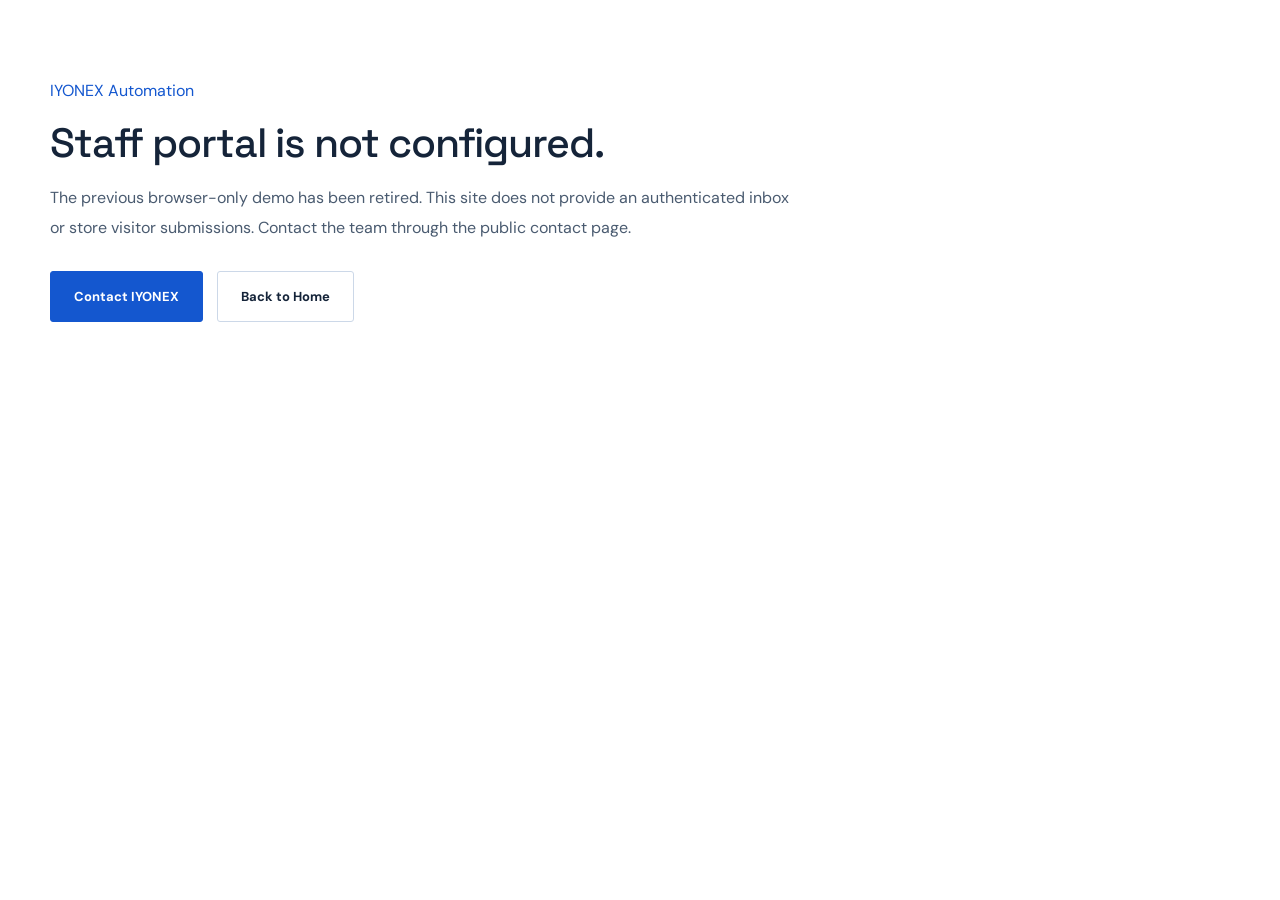
<file: admin-login.html>
<!doctype html><html lang="en"><head><meta charset="UTF-8"><meta name="viewport" content="width=device-width,initial-scale=1"><meta name="robots" content="noindex,nofollow"><title>Staff access | Iyonex Automation</title><link rel="stylesheet" href="css/style.css"></head><body><main class="wrap section"><a href="index.html">IYONEX Automation</a><h1 class="h2">Staff portal is not configured.</h1><p class="body-copy">The previous browser-only demo has been retired. This site does not provide an authenticated inbox or store visitor submissions. Contact the team through the public contact page.</p><div class="btn-row"><a class="btn btn-primary" href="contact.html">Contact IYONEX</a><a class="btn" href="index.html">Back to Home</a></div></main></body></html>
</file>
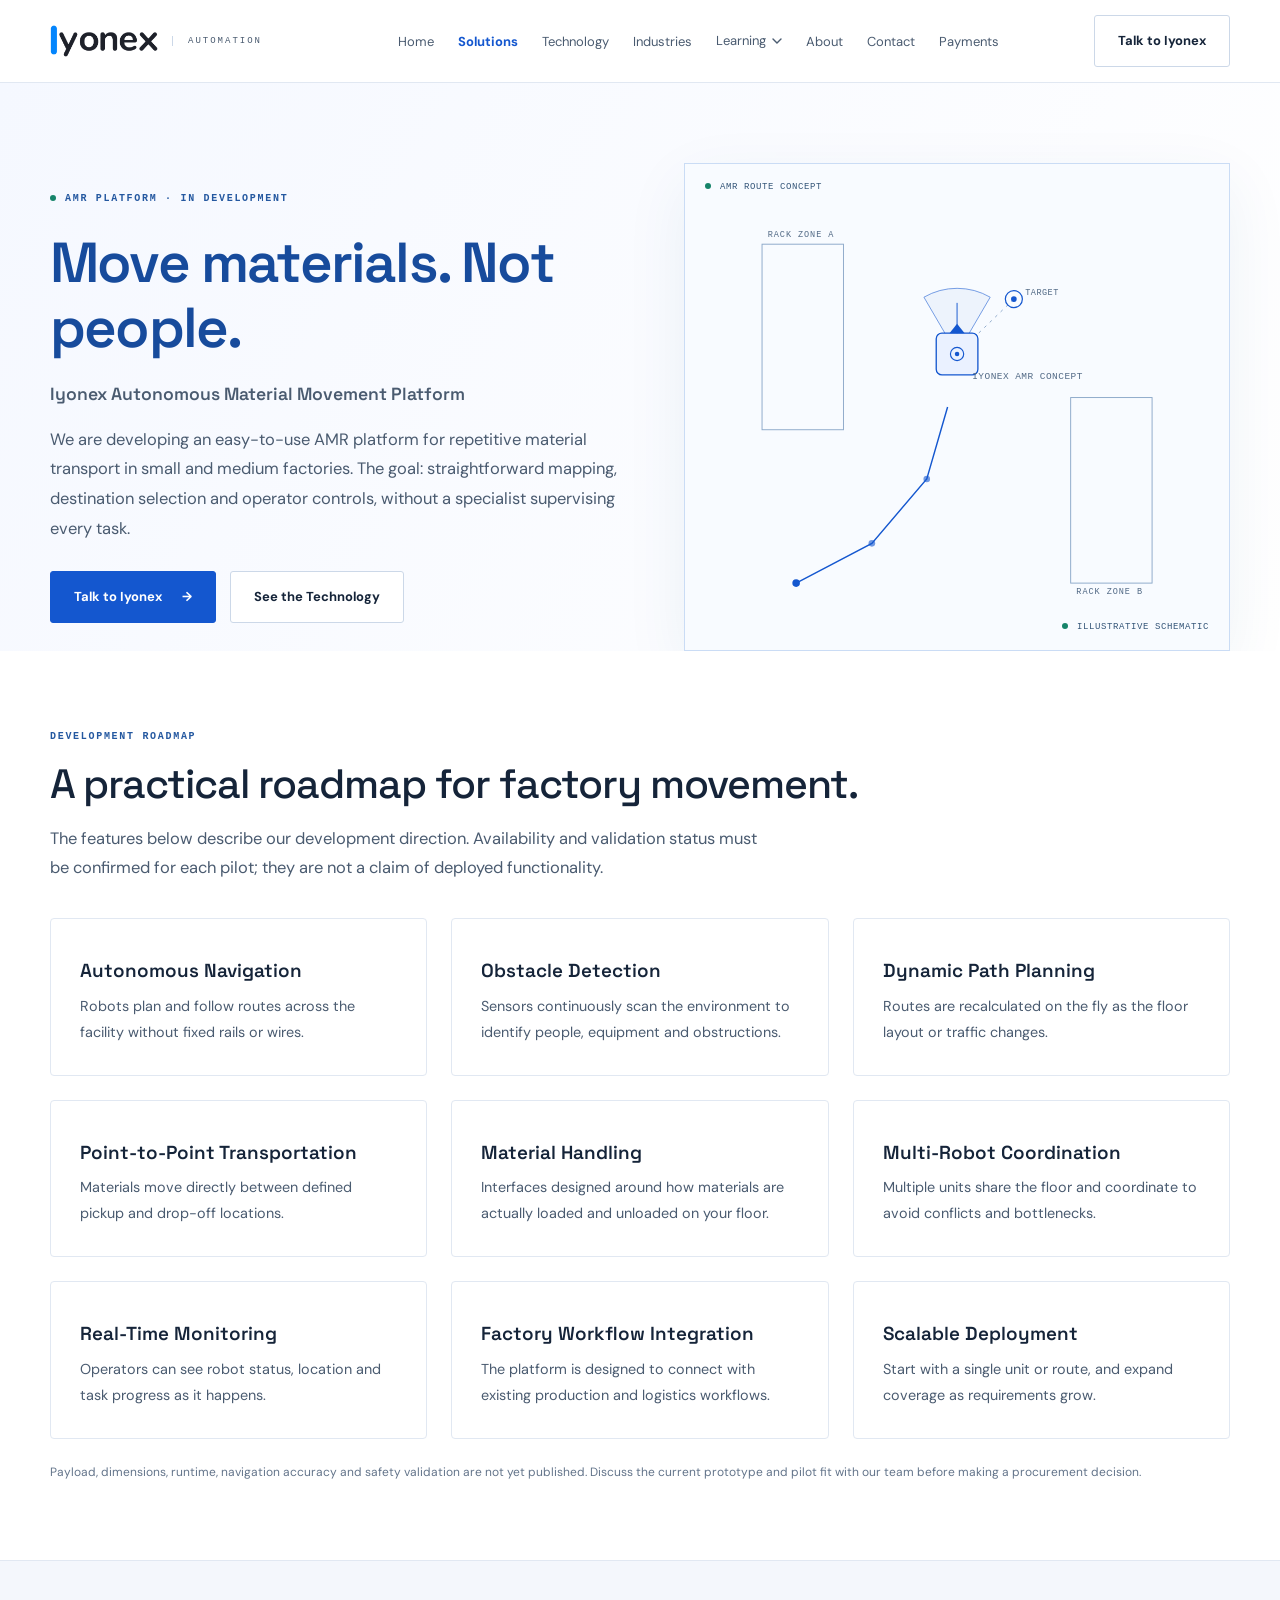
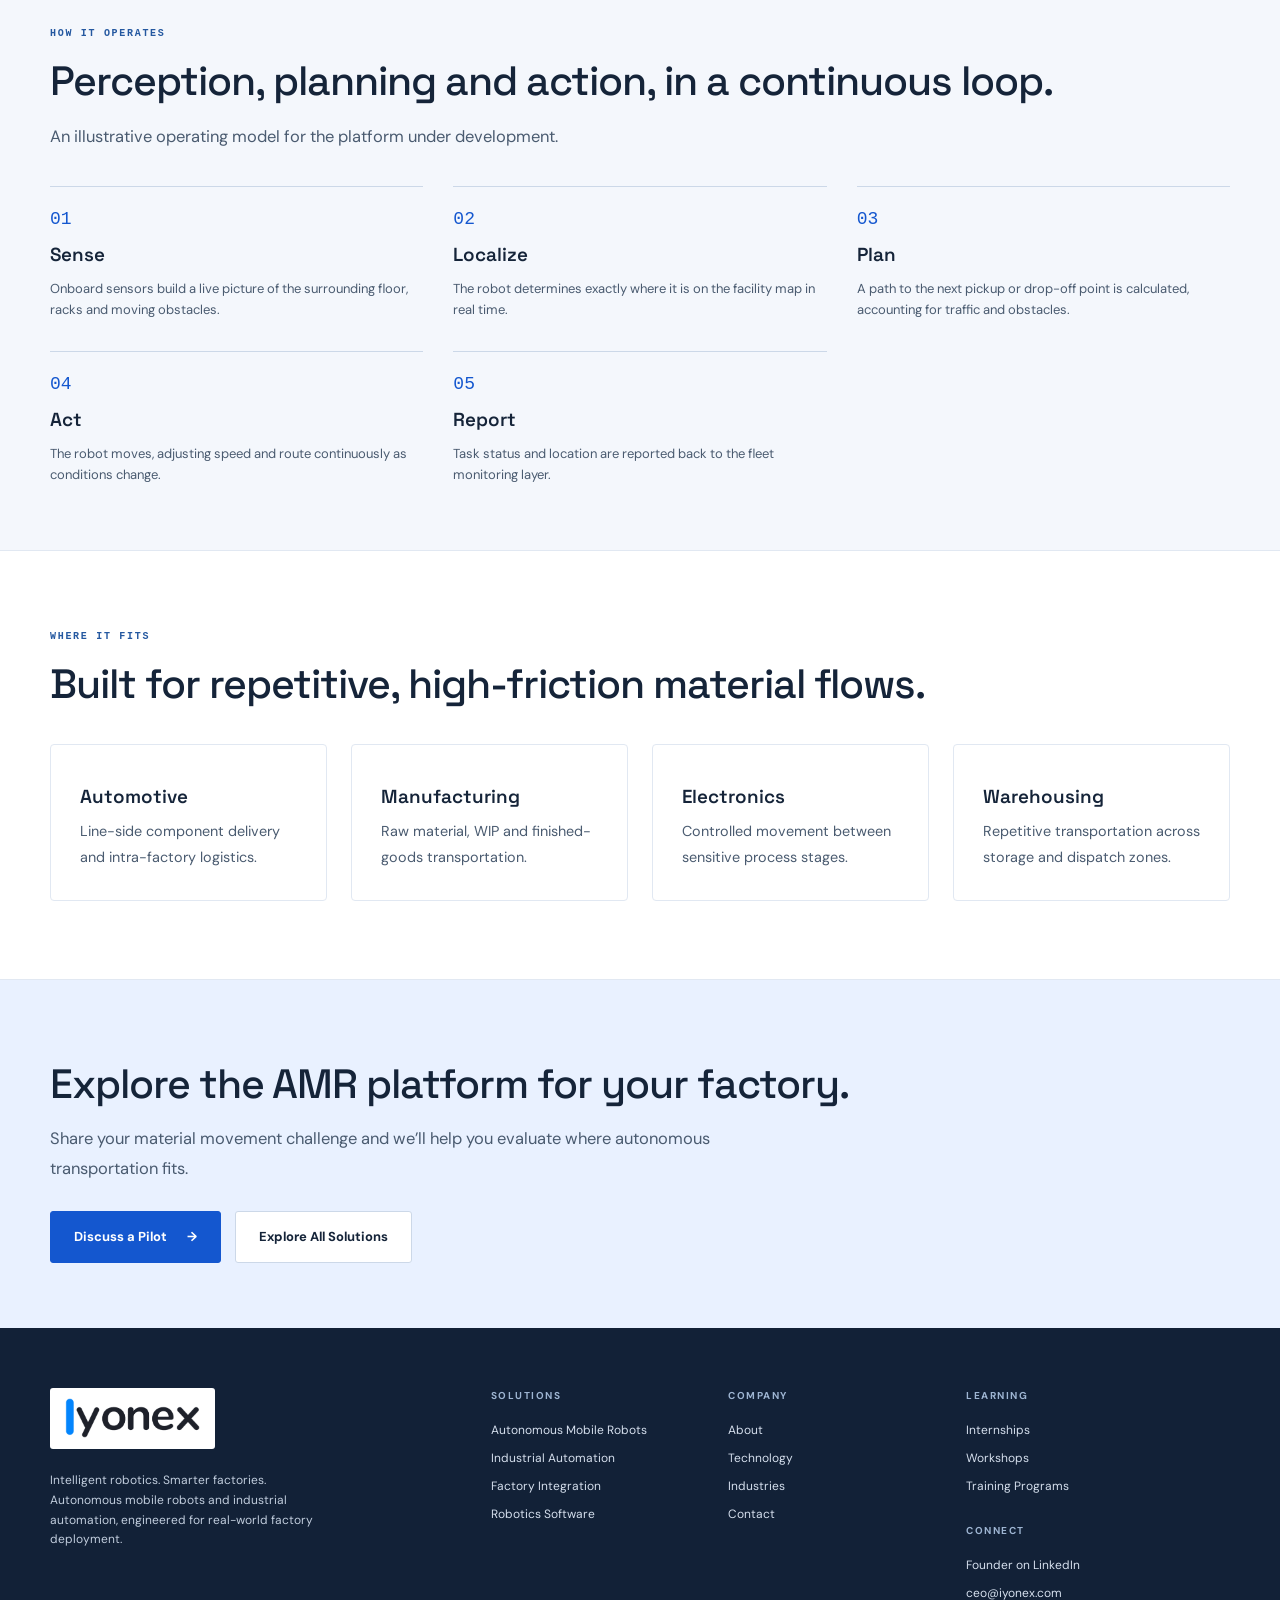
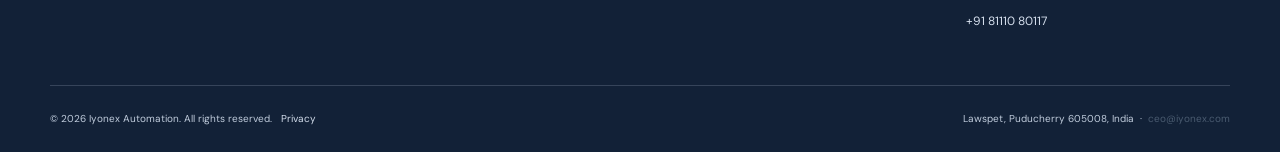
<file: amr.html>
<!doctype html>
<html lang="en">
<head>
<meta charset="UTF-8">
<meta name="viewport" content="width=device-width, initial-scale=1.0">
<title>Autonomous Mobile Robots (AMR) | Iyonex Automation</title>
<meta name="description" content="Iyonex is developing an easy-to-use AMR platform for material movement in small and medium factories. Explore the concept and discuss pilot requirements.">
<link rel="canonical" href="https://www.iyonex.com/amr.html" />
<meta property="og:type" content="website">
<meta property="og:url" content="https://www.iyonex.com/amr.html">
<meta property="og:title" content="Autonomous Mobile Robots (AMR) | Iyonex Automation">
<meta property="og:description" content="Iyonex is developing an easy-to-use AMR platform for material movement in small and medium factories. Explore the concept and discuss pilot requirements.">
<meta property="og:image" content="https://www.iyonex.com/assets/og-image.png">
<meta property="og:image:alt" content="Iyonex Automation — robotics and industrial automation">
<meta name="twitter:card" content="summary_large_image">
<link rel="icon" type="image/png" href="assets/favicon-32.png">
<link rel="stylesheet" href="css/style.css">
<script type="application/ld+json">
{
  "@context": "https://schema.org",
  "@type": "Organization",
  "name": "Iyonex Automation",
  "url": "https://www.iyonex.com/",
  "logo": "https://www.iyonex.com/assets/logo.png",
  "email": "ceo@iyonex.com",
  "telephone": "+91 81110 80117",
  "address": {
    "@type": "PostalAddress",
    "streetAddress": "Lawspet",
    "addressLocality": "Puducherry",
    "postalCode": "605008",
    "addressCountry": "IN"
  },
  "areaServed": "India"
}
</script>

</head>
<body>

  <a href="#main" class="skip-link">Skip to content</a>
  <nav class="nav">
    <div class="nav-inner">
      <a href="index.html" class="logo" aria-label="Iyonex Automation — home">
        <img src="assets/logo.png" alt="Iyonex" class="logo-img">
        <span class="logo-sub">AUTOMATION</span>
      </a>

      <ul class="nav-links">
        <li class=""><a href="index.html">Home</a></li>
        <li class=" active"><a href="solutions.html">Solutions</a></li>
        <li class=""><a href="technology.html">Technology</a></li>
        <li class=""><a href="industries.html">Industries</a></li>
        <li class="">
          <a href="learning.html" style="display:flex;align-items:center;gap:6px;">Learning
            <svg class="nav-caret" viewBox="0 0 10 6" fill="none"><path d="M1 1l4 4 4-4" stroke="currentColor" stroke-width="1.4" stroke-linecap="round"/></svg>
          </a>
          <div class="mega">
            <div class="mega-panel">
            <div class="mega-grid">
              <a href="internships.html">
                <div class="mega-title">Internships</div>
                <div class="mega-desc">Hands-on engineering exposure for students.</div>
              </a>
              <a href="workshops.html">
                <div class="mega-title">Workshops</div>
                <div class="mega-desc">Technical sessions on robotics &amp; automation.</div>
              </a>
              <a href="learning.html">
                <div class="mega-title">Training Programs</div>
                <div class="mega-desc">Structured, project-based learning tracks.</div>
              </a>
            </div>
            </div>
          </div>
        </li>
        <li class=""><a href="about.html">About</a></li>
        <li class=""><a href="contact.html">Contact</a></li>
        <li><a href="payment.html">Payments</a></li>
      </ul>

      <div class="nav-actions">
        <a href="contact.html" class="btn btn-ghost">Talk to Iyonex</a>
        <button class="hamburger" aria-label="Open menu" aria-expanded="false">
          <span></span><span></span><span></span>
        </button>
      </div>
    </div>
  </nav>

  <div class="mobile-menu">
    <a href="index.html">Home</a>
    <a href="solutions.html">Solutions</a>
    <a href="technology.html">Technology</a>
    <a href="industries.html">Industries</a>
    <button class="m-toggle" data-target="m-learning">Learning
      <svg class="nav-caret" viewBox="0 0 10 6" fill="none"><path d="M1 1l4 4 4-4" stroke="currentColor" stroke-width="1.4" stroke-linecap="round"/></svg>
    </button>
    <div class="mobile-sub" id="m-learning">
      <a href="internships.html">Internships</a>
      <a href="workshops.html">Workshops</a>
      <a href="learning.html">Training Programs</a>
    </div>
    <a href="about.html">About</a>
    <a href="contact.html">Contact</a>
    <a href="payment.html">Make a Payment</a>
    <a href="contact.html" class="btn btn-primary">Talk to Iyonex</a>
  </div>

<main id="main">

  <section class="hero" style="padding-bottom:0;">
    <div class="aurora"></div>
    <div class="blueprint-bg"></div>
    <div class="wrap hero-inner" style="position:relative;z-index:1;">
      <div>
        <div class="hero-tag reveal"><span class="dot"></span>AMR PLATFORM · IN DEVELOPMENT</div>
        <h1 class="h1 grad-text reveal" style="font-size:clamp(2.2rem,4.4vw,3.6rem);">Move materials. Not people.</h1>
        <h2 style="color:var(--text-dim);font-weight:600;font-size:1.1rem;margin-bottom:20px;" class="reveal">Iyonex Autonomous Material Movement Platform</h2>
        <p class="hero-sub reveal">We are developing an easy-to-use AMR platform for repetitive material transport in small and medium factories. The goal: straightforward mapping, destination selection and operator controls, without a specialist supervising every task.</p>
        <div class="btn-row reveal">
          <a href="contact.html" class="btn btn-primary">Talk to Iyonex <span class="arrow" aria-hidden="true">&rarr;</span></a>
          <a href="technology.html" class="btn btn-ghost">See the Technology</a>
        </div>
      </div>
      <div class="hero-3d reveal">
    <div class="corner-mark tl"></div><div class="corner-mark tr"></div>
    <div class="corner-mark bl"></div><div class="corner-mark br"></div>
    <div class="hero-readout r1"><span class="dot"></span>AMR ROUTE CONCEPT</div>
    <div class="hero-readout r2"><span class="dot sv-blink"></span>ILLUSTRATIVE SCHEMATIC</div>
    <svg viewBox="0 0 480 420" fill="none" xmlns="http://www.w3.org/2000/svg" role="img" aria-label="Schematic top-down diagram of an autonomous mobile robot navigating between storage racks on a factory floor">
      <!-- rack zones -->
      <rect x="34" y="34" width="86" height="196" class="sv-line" stroke-width="1"></rect>
      <rect x="360" y="196" width="86" height="196" class="sv-line" stroke-width="1"></rect>
      <text x="40" y="26" class="sv-text" style="font-family:'IBM Plex Mono',monospace;font-size:9px;letter-spacing:1px;">RACK ZONE A</text>
      <text x="366" y="404" class="sv-text" style="font-family:'IBM Plex Mono',monospace;font-size:9px;letter-spacing:1px;">RACK ZONE B</text>

      <!-- travelled path -->
      <polyline points="70,392 150,350 208,282 230,206" fill="none" class="sv-blue sv-path" stroke-width="1.5"></polyline>
      <circle cx="70" cy="392" r="4" class="sv-blue-fill"></circle>
      <circle cx="150" cy="350" r="3.5" class="sv-blue-fill" opacity="0.6"></circle>
      <circle cx="208" cy="282" r="3.5" class="sv-blue-fill" opacity="0.6"></circle>

      <!-- planned path ahead -->
      <polyline points="240,150 300,92" fill="none" class="sv-dim sv-path" stroke-width="1" stroke-dasharray="3 5"></polyline>
      <circle cx="300" cy="92" r="9" class="sv-blue" stroke-width="1.3" fill="none"></circle>
      <circle cx="300" cy="92" r="3" class="sv-blue-fill sv-blink"></circle>
      <text x="312" y="88" class="sv-text" style="font-family:'IBM Plex Mono',monospace;font-size:9px;letter-spacing:0.5px;">TARGET</text>

      <!-- sensor field of view -->
      <path d="M240,150 L205,90 A70,70 0 0 1 275,90 Z" class="sv-blue" fill="var(--blue)" fill-opacity="0.06" stroke-width="0.75" opacity="0.8"></path>

      <!-- radar sweep -->
      <g class="sv-scan" style="transform-origin:240px 150px;">
        <line x1="240" y1="150" x2="240" y2="96" class="sv-blue" stroke-width="1"></line>
      </g>

      <!-- robot chassis -->
      <g transform="translate(240,150)">
        <rect x="-22" y="-22" width="44" height="44" rx="6" fill="var(--surface-2)" class="sv-blue" stroke-width="1.4"></rect>
        <path d="M-8,-22 L0,-32 L8,-22 Z" class="sv-blue-fill"></path>
        <circle cx="0" cy="0" r="7" class="sv-blue" stroke-width="1.2" fill="none"></circle>
        <circle cx="0" cy="0" r="2.4" class="sv-blue-fill"></circle>
      </g>
      <text x="256" y="176" class="sv-text" style="font-family:'IBM Plex Mono',monospace;font-size:10px;letter-spacing:0.5px;">IYONEX AMR CONCEPT</text>
    </svg>
    </div>
    </div>
  </section>

  <section class="section">
    <div class="wrap">
      
    <div class="section-head reveal">
      <div class="eyebrow">DEVELOPMENT ROADMAP</div>
      <h2 class="h2">A practical roadmap for factory movement.</h2>
      <p class="lede" style="margin-top:16px">The features below describe our development direction. Availability and validation status must be confirmed for each pilot; they are not a claim of deployed functionality.</p>
    </div>
      <div class="grid-3">
      <div class="tile reveal">
        
        
        
        <h3>Autonomous Navigation</h3>
        <p>Robots plan and follow routes across the facility without fixed rails or wires.</p>
        
      </div>
      <div class="tile reveal">
        
        
        
        <h3>Obstacle Detection</h3>
        <p>Sensors continuously scan the environment to identify people, equipment and obstructions.</p>
        
      </div>
      <div class="tile reveal">
        
        
        
        <h3>Dynamic Path Planning</h3>
        <p>Routes are recalculated on the fly as the floor layout or traffic changes.</p>
        
      </div>
      <div class="tile reveal">
        
        
        
        <h3>Point-to-Point Transportation</h3>
        <p>Materials move directly between defined pickup and drop-off locations.</p>
        
      </div>
      <div class="tile reveal">
        
        
        
        <h3>Material Handling</h3>
        <p>Interfaces designed around how materials are actually loaded and unloaded on your floor.</p>
        
      </div>
      <div class="tile reveal">
        
        
        
        <h3>Multi-Robot Coordination</h3>
        <p>Multiple units share the floor and coordinate to avoid conflicts and bottlenecks.</p>
        
      </div>
      <div class="tile reveal">
        
        
        
        <h3>Real-Time Monitoring</h3>
        <p>Operators can see robot status, location and task progress as it happens.</p>
        
      </div>
      <div class="tile reveal">
        
        
        
        <h3>Factory Workflow Integration</h3>
        <p>The platform is designed to connect with existing production and logistics workflows.</p>
        
      </div>
      <div class="tile reveal">
        
        
        
        <h3>Scalable Deployment</h3>
        <p>Start with a single unit or route, and expand coverage as requirements grow.</p>
        
      </div></div>
      <p class="placeholder-note reveal" style="margin-top:24px;">Payload, dimensions, runtime, navigation accuracy and safety validation are not yet published. Discuss the current prototype and pilot fit with our team before making a procurement decision.</p>
    </div>
  </section>

  <section class="section section--tight" style="background:var(--bg-raised);border-top:1px solid var(--line-soft);border-bottom:1px solid var(--line-soft);">
    <div class="wrap">
      
    <div class="section-head reveal">
      <div class="eyebrow">HOW IT OPERATES</div>
      <h2 class="h2">Perception, planning and action, in a continuous loop.</h2>
      <p class="lede" style="margin-top:16px">An illustrative operating model for the platform under development.</p>
    </div>
      <div class="process"><div class="process-line"></div>
      <div class="process-step reveal">
        <div class="process-num">01</div>
        <div>
          <h3>Sense</h3>
          <p>Onboard sensors build a live picture of the surrounding floor, racks and moving obstacles.</p>
        </div>
      </div>
      <div class="process-step reveal">
        <div class="process-num">02</div>
        <div>
          <h3>Localize</h3>
          <p>The robot determines exactly where it is on the facility map in real time.</p>
        </div>
      </div>
      <div class="process-step reveal">
        <div class="process-num">03</div>
        <div>
          <h3>Plan</h3>
          <p>A path to the next pickup or drop-off point is calculated, accounting for traffic and obstacles.</p>
        </div>
      </div>
      <div class="process-step reveal">
        <div class="process-num">04</div>
        <div>
          <h3>Act</h3>
          <p>The robot moves, adjusting speed and route continuously as conditions change.</p>
        </div>
      </div>
      <div class="process-step reveal">
        <div class="process-num">05</div>
        <div>
          <h3>Report</h3>
          <p>Task status and location are reported back to the fleet monitoring layer.</p>
        </div>
      </div></div>
    </div>
  </section>

  <section class="section">
    <div class="wrap">
      
    <div class="section-head reveal">
      <div class="eyebrow">WHERE IT FITS</div>
      <h2 class="h2">Built for repetitive, high-friction material flows.</h2>
      <p class="lede" style="margin-top:16px"></p>
    </div>
      <div class="grid-4">
      <div class="tile reveal">
        
        
        
        <h3>Automotive</h3>
        <p>Line-side component delivery and intra-factory logistics.</p>
        
      </div>
      <div class="tile reveal">
        
        
        
        <h3>Manufacturing</h3>
        <p>Raw material, WIP and finished-goods transportation.</p>
        
      </div>
      <div class="tile reveal">
        
        
        
        <h3>Electronics</h3>
        <p>Controlled movement between sensitive process stages.</p>
        
      </div>
      <div class="tile reveal">
        
        
        
        <h3>Warehousing</h3>
        <p>Repetitive transportation across storage and dispatch zones.</p>
        
      </div></div>
    </div>
  </section>

  
  <section class="cta-band">
    <div class="blueprint-bg"></div>
    <div class="wrap" style="position:relative;z-index:1;">
      <h2 class="h2 reveal">Explore the AMR platform for your factory.</h2>
      <p class="lede reveal">Share your material movement challenge and we&rsquo;ll help you evaluate where autonomous transportation fits.</p>
      <div class="btn-row reveal">
        <a href="contact.html" class="btn btn-primary">Discuss a Pilot <span class="arrow" aria-hidden="true">&rarr;</span></a>
        <a href="solutions.html" class="btn btn-ghost">Explore All Solutions</a>
      </div>
    </div>
  </section>

</main>

  <footer class="footer">
    <div class="wrap">
      <div class="footer-top">
        <div class="footer-brand">
          <a href="index.html" class="logo" aria-label="Iyonex Automation — home">
            <img src="assets/logo.png" alt="Iyonex" class="logo-img logo-img--lg">
          </a>
          <p>Intelligent robotics. Smarter factories.<br>Autonomous mobile robots and industrial automation, engineered for real-world factory deployment.</p>
        </div>
        <div>
          <h4>Solutions</h4>
          <ul>
            <li><a href="amr.html">Autonomous Mobile Robots</a></li>
            <li><a href="solutions.html#automation">Industrial Automation</a></li>
            <li><a href="solutions.html#integration">Factory Integration</a></li>
            <li><a href="solutions.html#software">Robotics Software</a></li>
          </ul>
        </div>
        <div>
          <h4>Company</h4>
          <ul>
            <li><a href="about.html">About</a></li>
            <li><a href="technology.html">Technology</a></li>
            <li><a href="industries.html">Industries</a></li>
            <li><a href="contact.html">Contact</a></li>
          </ul>
        </div>
        <div>
          <h4>Learning</h4>
          <ul>
            <li><a href="internships.html">Internships</a></li>
            <li><a href="workshops.html">Workshops</a></li>
            <li><a href="learning.html">Training Programs</a></li>
          </ul>
          <h4 style="margin-top:26px;">Connect</h4>
          <ul>
            <li><a href="https://www.linkedin.com/in/iyonstan-p-ba5a06251/" target="_blank" rel="noopener">Founder on LinkedIn</a></li>
            <li><a href="mailto:ceo@iyonex.com">ceo@iyonex.com</a></li>
            <li><a href="tel:+918111080117">+91 81110 80117</a></li>
          </ul>
        </div>
      </div>
      <div class="footer-bottom">
        <span>&copy; 2026 Iyonex Automation. All rights reserved. &nbsp; <a href="privacy.html">Privacy</a></span>
        <span>Lawspet, Puducherry 605008, India &nbsp;&middot;&nbsp; <a href="mailto:ceo@iyonex.com" style="color:var(--text-dim)">ceo@iyonex.com</a></span>
      </div>
    </div>
  </footer>

<script src="js/main.js"></script>
</body>
</html>
</file>
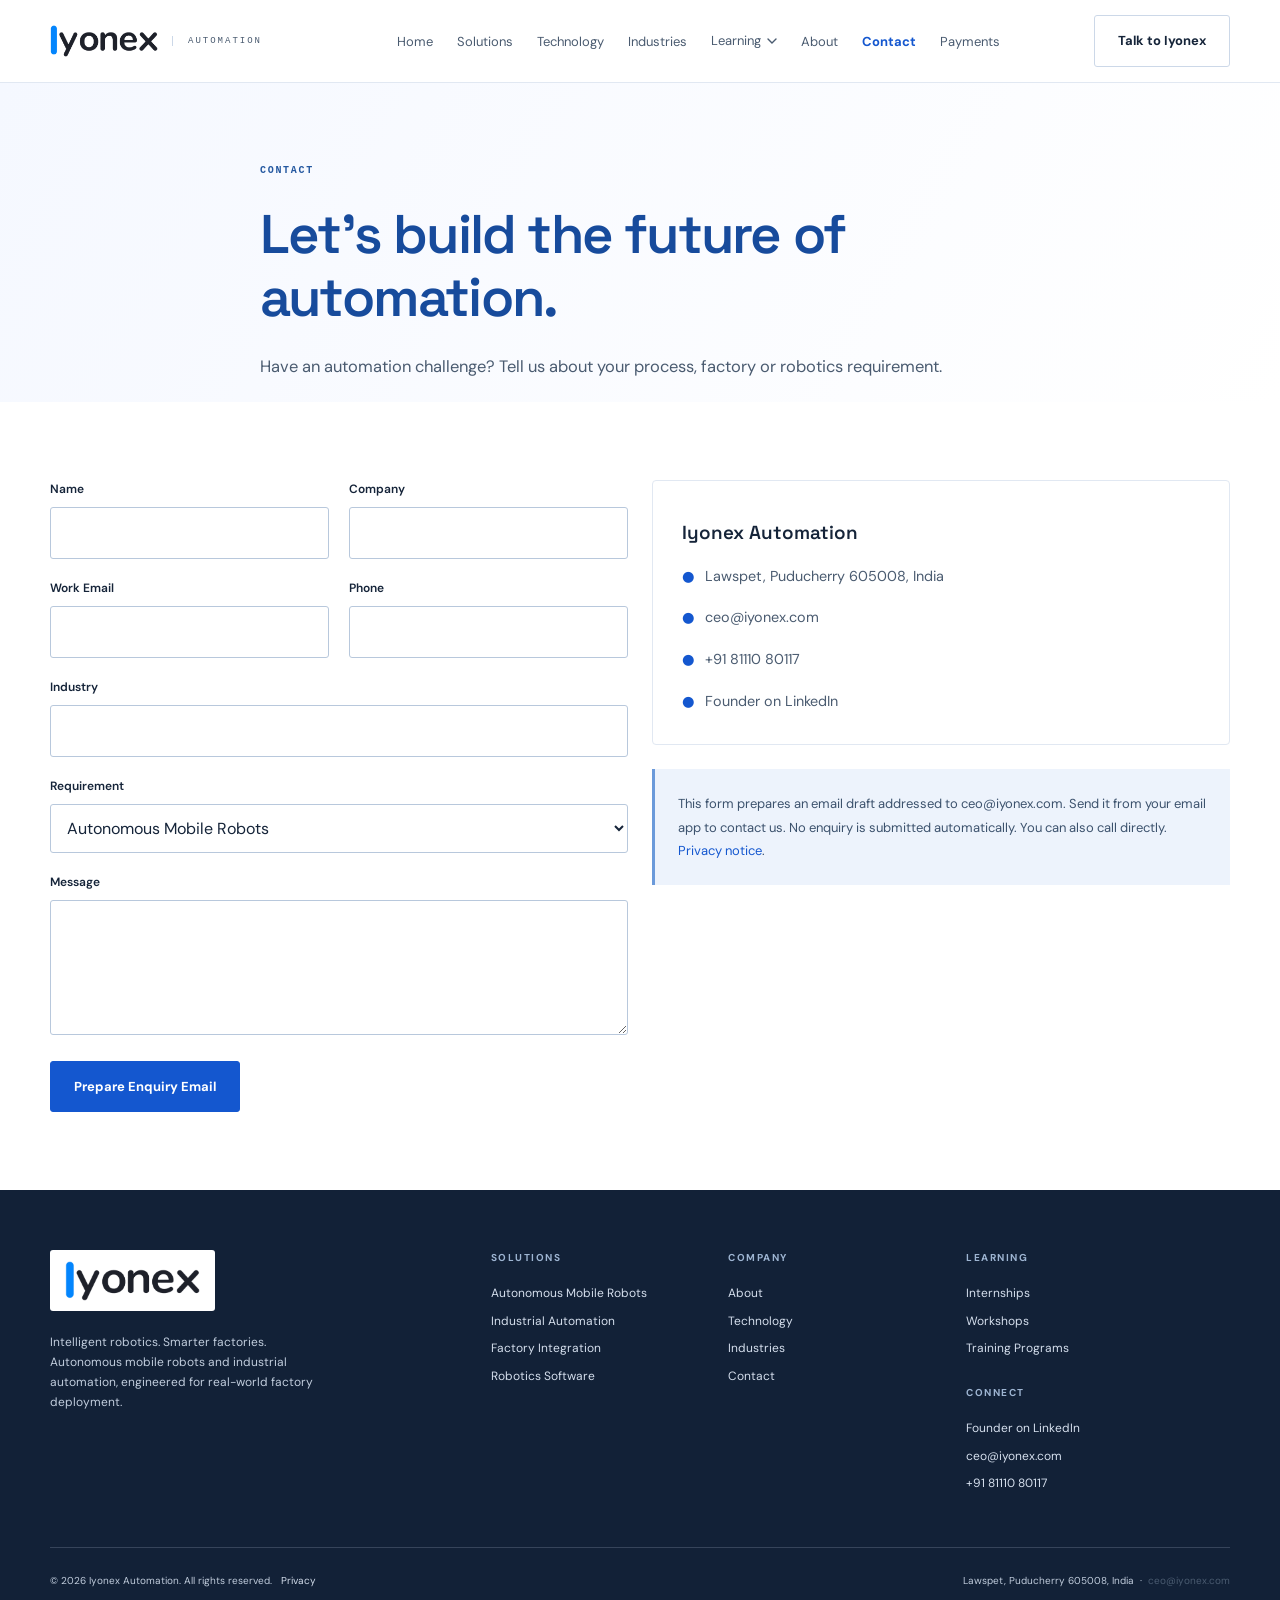
<file: contact.html>
<!doctype html>
<html lang="en">
<head>
<meta charset="UTF-8">
<meta name="viewport" content="width=device-width, initial-scale=1.0">
<title>Contact | Iyonex Automation</title>
<meta name="description" content="Get in touch with Iyonex Automation about robotics, industrial automation, workshops or internship opportunities.">
<link rel="canonical" href="https://www.iyonex.com/contact.html" />
<meta property="og:type" content="website">
<meta property="og:url" content="https://www.iyonex.com/contact.html">
<meta property="og:title" content="Contact | Iyonex Automation">
<meta property="og:description" content="Get in touch with Iyonex Automation about robotics, industrial automation, workshops or internship opportunities.">
<meta property="og:image" content="https://www.iyonex.com/assets/og-image.png">
<meta property="og:image:alt" content="Iyonex Automation — robotics and industrial automation">
<meta name="twitter:card" content="summary_large_image">
<link rel="icon" type="image/png" href="assets/favicon-32.png">
<link rel="stylesheet" href="css/style.css">
<script type="application/ld+json">
{
  "@context": "https://schema.org",
  "@type": "Organization",
  "name": "Iyonex Automation",
  "url": "https://www.iyonex.com/",
  "logo": "https://www.iyonex.com/assets/logo.png",
  "email": "ceo@iyonex.com",
  "telephone": "+91 81110 80117",
  "address": {
    "@type": "PostalAddress",
    "streetAddress": "Lawspet",
    "addressLocality": "Puducherry",
    "postalCode": "605008",
    "addressCountry": "IN"
  },
  "areaServed": "India"
}
</script>

</head>
<body>

  <a href="#main" class="skip-link">Skip to content</a>
  <nav class="nav">
    <div class="nav-inner">
      <a href="index.html" class="logo" aria-label="Iyonex Automation — home">
        <img src="assets/logo.png" alt="Iyonex" class="logo-img">
        <span class="logo-sub">AUTOMATION</span>
      </a>

      <ul class="nav-links">
        <li class=""><a href="index.html">Home</a></li>
        <li class=""><a href="solutions.html">Solutions</a></li>
        <li class=""><a href="technology.html">Technology</a></li>
        <li class=""><a href="industries.html">Industries</a></li>
        <li class="">
          <a href="learning.html" style="display:flex;align-items:center;gap:6px;">Learning
            <svg class="nav-caret" viewBox="0 0 10 6" fill="none"><path d="M1 1l4 4 4-4" stroke="currentColor" stroke-width="1.4" stroke-linecap="round"/></svg>
          </a>
          <div class="mega">
            <div class="mega-panel">
            <div class="mega-grid">
              <a href="internships.html">
                <div class="mega-title">Internships</div>
                <div class="mega-desc">Hands-on engineering exposure for students.</div>
              </a>
              <a href="workshops.html">
                <div class="mega-title">Workshops</div>
                <div class="mega-desc">Technical sessions on robotics &amp; automation.</div>
              </a>
              <a href="learning.html">
                <div class="mega-title">Training Programs</div>
                <div class="mega-desc">Structured, project-based learning tracks.</div>
              </a>
            </div>
            </div>
          </div>
        </li>
        <li class=""><a href="about.html">About</a></li>
        <li class=" active"><a href="contact.html">Contact</a></li>
        <li><a href="payment.html">Payments</a></li>
      </ul>

      <div class="nav-actions">
        <a href="contact.html" class="btn btn-ghost">Talk to Iyonex</a>
        <button class="hamburger" aria-label="Open menu" aria-expanded="false">
          <span></span><span></span><span></span>
        </button>
      </div>
    </div>
  </nav>

  <div class="mobile-menu">
    <a href="index.html">Home</a>
    <a href="solutions.html">Solutions</a>
    <a href="technology.html">Technology</a>
    <a href="industries.html">Industries</a>
    <button class="m-toggle" data-target="m-learning">Learning
      <svg class="nav-caret" viewBox="0 0 10 6" fill="none"><path d="M1 1l4 4 4-4" stroke="currentColor" stroke-width="1.4" stroke-linecap="round"/></svg>
    </button>
    <div class="mobile-sub" id="m-learning">
      <a href="internships.html">Internships</a>
      <a href="workshops.html">Workshops</a>
      <a href="learning.html">Training Programs</a>
    </div>
    <a href="about.html">About</a>
    <a href="contact.html">Contact</a>
    <a href="payment.html">Make a Payment</a>
    <a href="contact.html" class="btn btn-primary">Talk to Iyonex</a>
  </div>

<main id="main">

  <section class="hero" style="padding-bottom:20px;">
    <div class="aurora"></div>
    <div class="blueprint-bg"></div>
    <div class="wrap" style="position:relative;z-index:1;max-width:760px;">
      <div class="eyebrow reveal">CONTACT</div>
      <h1 class="h1 grad-text reveal" style="font-size:clamp(2.2rem,4.4vw,3.4rem);">Let&rsquo;s build the future of automation.</h1>
      <p class="hero-sub reveal">Have an automation challenge? Tell us about your process, factory or robotics requirement.</p>
    </div>
  </section>

  <section class="section">
    <div class="wrap grid-2">
      <form class="reveal" action="mailto:ceo@iyonex.com" method="post" enctype="text/plain" data-email-form data-enquiry="contact">
        <div class="form-grid">
          <div class="field"><label for="c-name">Name</label><input id="c-name" name="name" type="text" required></div>
          <div class="field"><label for="c-company">Company</label><input id="c-company" name="company" type="text"></div>
          <div class="field"><label for="c-email">Work Email</label><input id="c-email" name="email" type="email" required></div>
          <div class="field"><label for="c-phone">Phone</label><input id="c-phone" name="phone" type="tel"></div>
          <div class="field full"><label for="c-industry">Industry</label><input id="c-industry" name="industry" type="text"></div>
          <div class="field full">
            <label for="c-requirement">Requirement</label>
            <select id="c-requirement" name="requirement">
              <option>Autonomous Mobile Robots</option>
              <option>Industrial Automation</option>
              <option>Factory Integration</option>
              <option>Robotics Software</option>
              <option>Workshop / Internship</option>
              <option>Other</option>
            </select>
          </div>
          <div class="field full"><label for="c-message">Message</label><textarea id="c-message" name="message"></textarea></div>
        </div>
        <button type="submit" class="btn btn-primary" style="margin-top:26px;">Prepare Enquiry Email</button>
        <p class="form-status" style="display:none;margin-top:16px;color:var(--text-dim);font-size:0.9rem;"></p>
      </form>

      <div class="reveal">
        <div class="tile tile--glass" style="margin-bottom:24px;">
          <h3 style="margin-bottom:20px;">Iyonex Automation</h3>
          <p style="margin-bottom:14px;color:var(--text-dim);display:flex;gap:10px;"><span style="color:var(--blue);">&#9679;</span> Lawspet, Puducherry 605008, India</p>
          <p style="margin-bottom:14px;color:var(--text-dim);display:flex;gap:10px;"><span style="color:var(--blue);">&#9679;</span> <a href="mailto:ceo@iyonex.com" style="color:var(--text-dim);">ceo@iyonex.com</a></p>
          <p style="margin-bottom:14px;color:var(--text-dim);display:flex;gap:10px;"><span style="color:var(--blue);">&#9679;</span> <a href="tel:+918111080117" style="color:var(--text-dim);">+91 81110 80117</a></p>
          <p style="color:var(--text-dim);display:flex;gap:10px;"><span style="color:var(--blue);">&#9679;</span> <a href="https://www.linkedin.com/in/iyonstan-p-ba5a06251/" target="_blank" rel="noopener" style="color:var(--text-dim);">Founder on LinkedIn</a></p>
        </div>
        <div class="note-box">
          This form prepares an email draft addressed to ceo@iyonex.com. Send it from your email app to contact us. No enquiry is submitted automatically. You can also call directly. <a href="privacy.html">Privacy notice</a>.
        </div>
      </div>
    </div>
  </section>

</main>

  <footer class="footer">
    <div class="wrap">
      <div class="footer-top">
        <div class="footer-brand">
          <a href="index.html" class="logo" aria-label="Iyonex Automation — home">
            <img src="assets/logo.png" alt="Iyonex" class="logo-img logo-img--lg">
          </a>
          <p>Intelligent robotics. Smarter factories.<br>Autonomous mobile robots and industrial automation, engineered for real-world factory deployment.</p>
        </div>
        <div>
          <h4>Solutions</h4>
          <ul>
            <li><a href="amr.html">Autonomous Mobile Robots</a></li>
            <li><a href="solutions.html#automation">Industrial Automation</a></li>
            <li><a href="solutions.html#integration">Factory Integration</a></li>
            <li><a href="solutions.html#software">Robotics Software</a></li>
          </ul>
        </div>
        <div>
          <h4>Company</h4>
          <ul>
            <li><a href="about.html">About</a></li>
            <li><a href="technology.html">Technology</a></li>
            <li><a href="industries.html">Industries</a></li>
            <li><a href="contact.html">Contact</a></li>
          </ul>
        </div>
        <div>
          <h4>Learning</h4>
          <ul>
            <li><a href="internships.html">Internships</a></li>
            <li><a href="workshops.html">Workshops</a></li>
            <li><a href="learning.html">Training Programs</a></li>
          </ul>
          <h4 style="margin-top:26px;">Connect</h4>
          <ul>
            <li><a href="https://www.linkedin.com/in/iyonstan-p-ba5a06251/" target="_blank" rel="noopener">Founder on LinkedIn</a></li>
            <li><a href="mailto:ceo@iyonex.com">ceo@iyonex.com</a></li>
            <li><a href="tel:+918111080117">+91 81110 80117</a></li>
          </ul>
        </div>
      </div>
      <div class="footer-bottom">
        <span>&copy; 2026 Iyonex Automation. All rights reserved. &nbsp; <a href="privacy.html">Privacy</a></span>
        <span>Lawspet, Puducherry 605008, India &nbsp;&middot;&nbsp; <a href="mailto:ceo@iyonex.com" style="color:var(--text-dim)">ceo@iyonex.com</a></span>
      </div>
    </div>
  </footer>

<script src="js/main.js"></script>
</body>
</html>
</file>
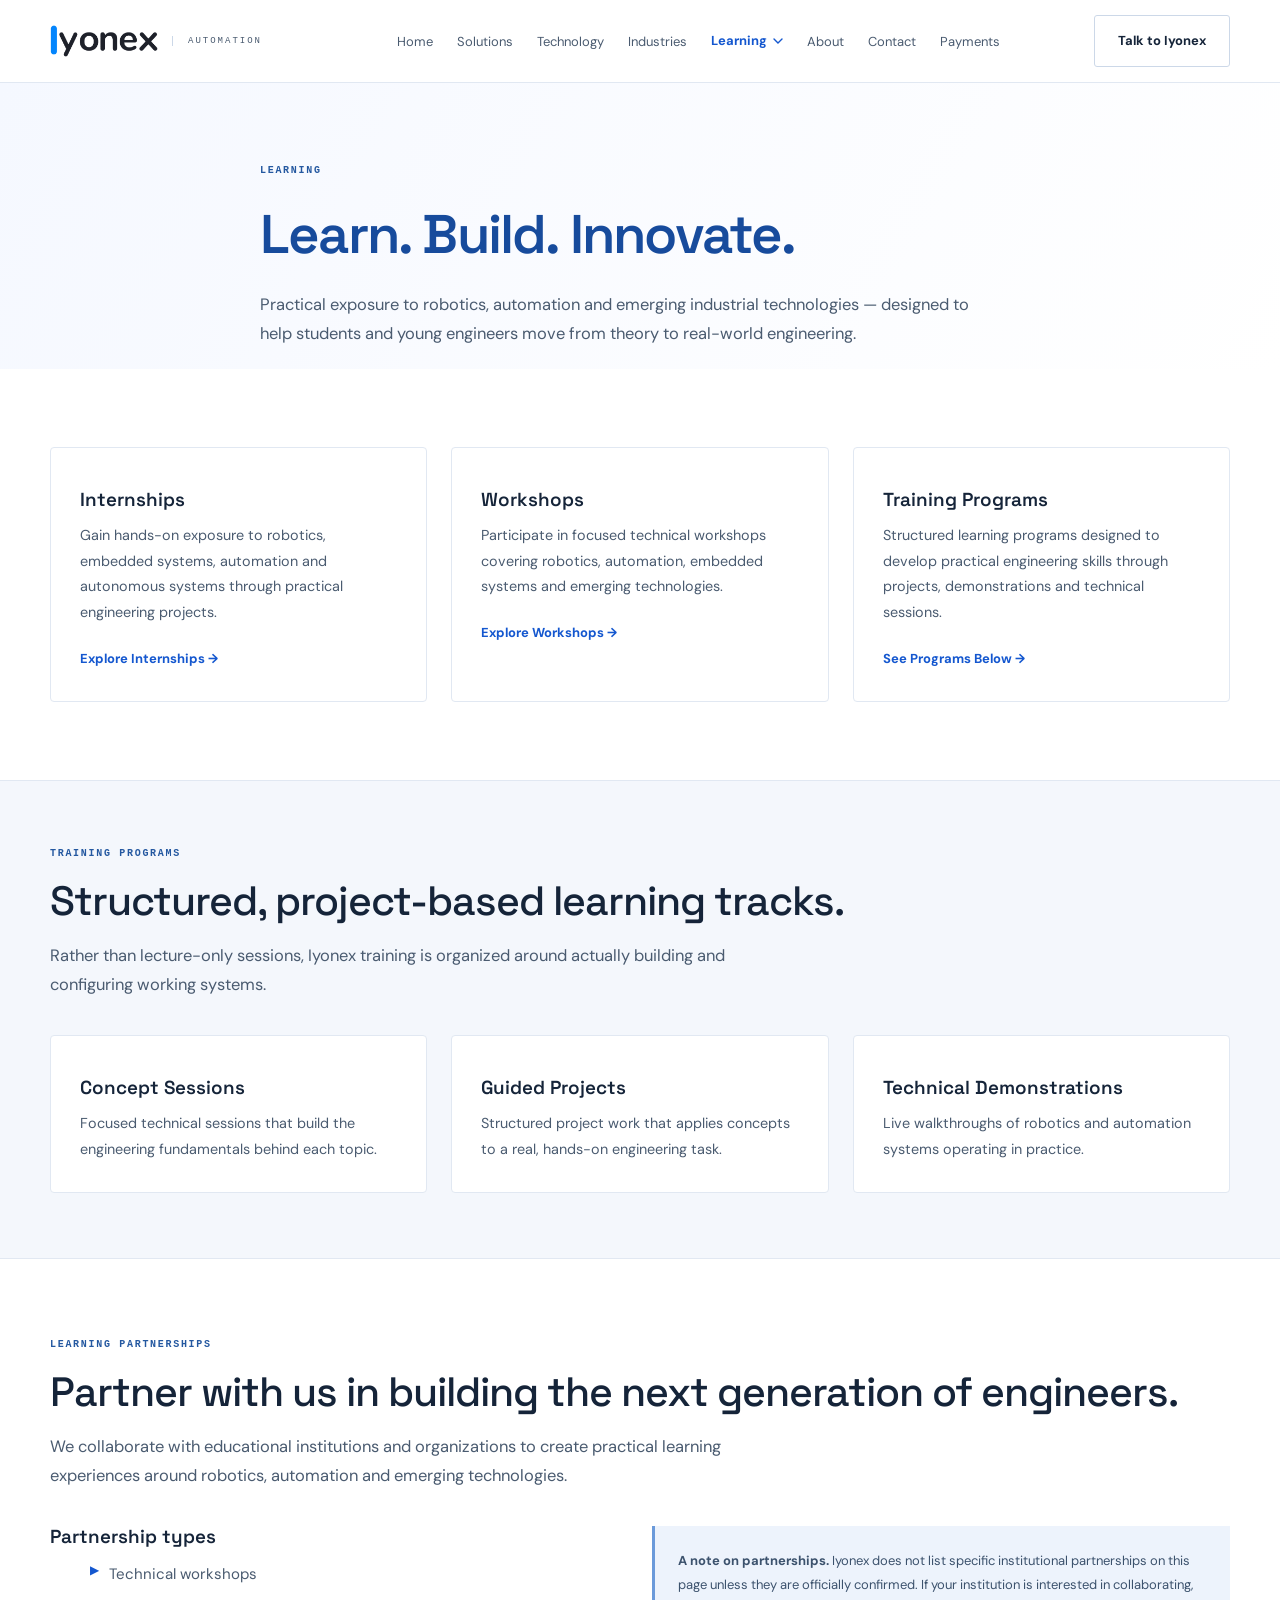
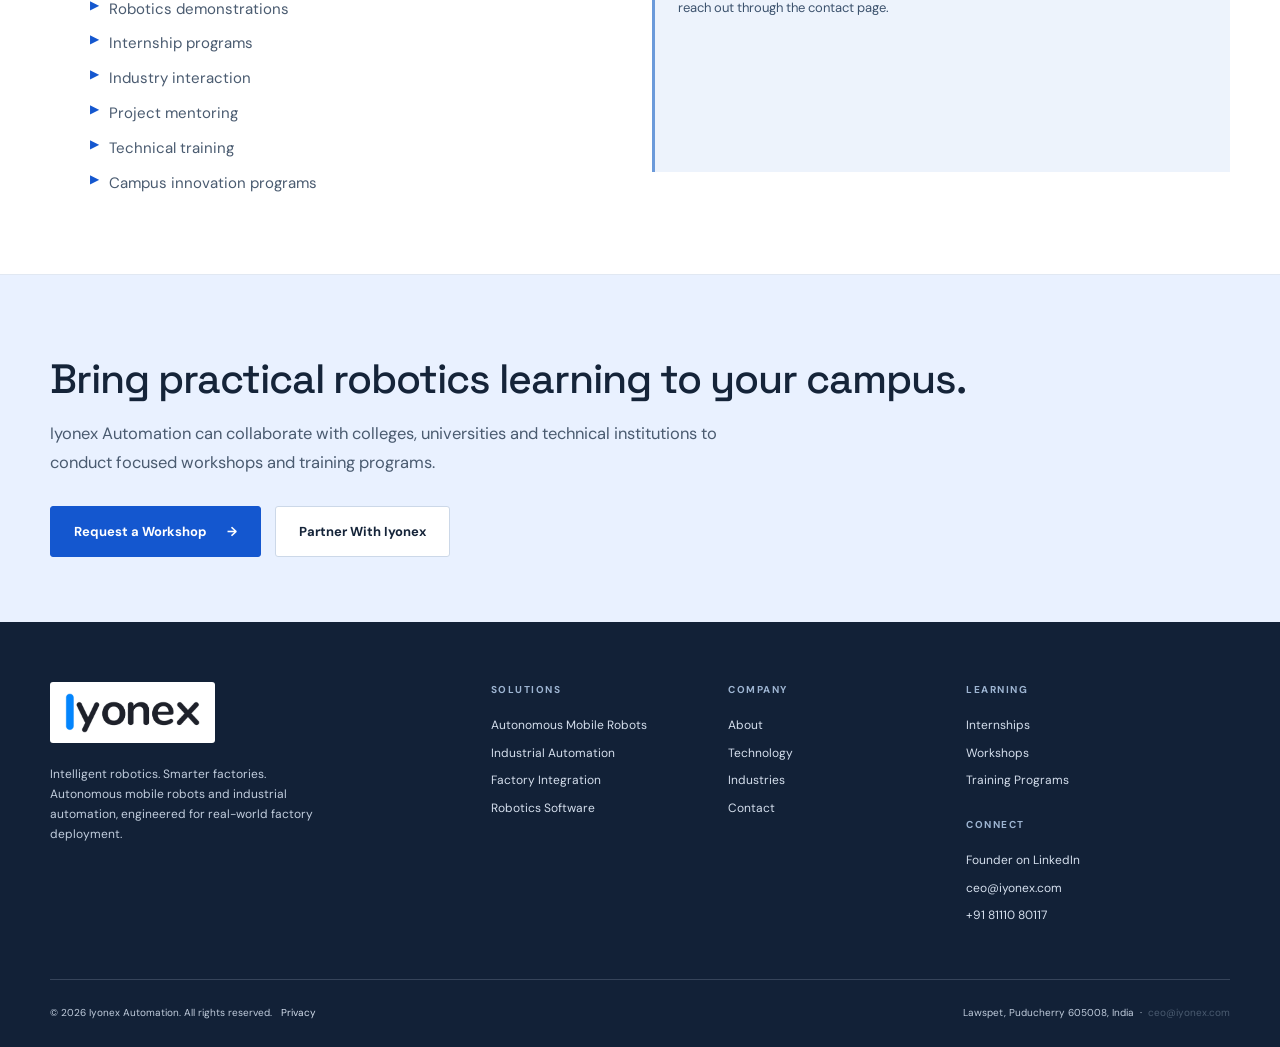
<file: learning.html>
<!doctype html>
<html lang="en">
<head>
<meta charset="UTF-8">
<meta name="viewport" content="width=device-width, initial-scale=1.0">
<title>Learning: Internships, Workshops & Training | Iyonex Automation</title>
<meta name="description" content="Iyonex Automation's learning programs give students and young engineers practical, project-based exposure to robotics and industrial automation.">
<link rel="canonical" href="https://www.iyonex.com/learning.html" />
<meta property="og:type" content="website">
<meta property="og:url" content="https://www.iyonex.com/learning.html">
<meta property="og:title" content="Learning: Internships, Workshops & Training | Iyonex Automation">
<meta property="og:description" content="Iyonex Automation's learning programs give students and young engineers practical, project-based exposure to robotics and industrial automation.">
<meta property="og:image" content="https://www.iyonex.com/assets/og-image.png">
<meta property="og:image:alt" content="Iyonex Automation — robotics and industrial automation">
<meta name="twitter:card" content="summary_large_image">
<link rel="icon" type="image/png" href="assets/favicon-32.png">
<link rel="stylesheet" href="css/style.css">
<script type="application/ld+json">
{
  "@context": "https://schema.org",
  "@type": "Organization",
  "name": "Iyonex Automation",
  "url": "https://www.iyonex.com/",
  "logo": "https://www.iyonex.com/assets/logo.png",
  "email": "ceo@iyonex.com",
  "telephone": "+91 81110 80117",
  "address": {
    "@type": "PostalAddress",
    "streetAddress": "Lawspet",
    "addressLocality": "Puducherry",
    "postalCode": "605008",
    "addressCountry": "IN"
  },
  "areaServed": "India"
}
</script>

</head>
<body>

  <a href="#main" class="skip-link">Skip to content</a>
  <nav class="nav">
    <div class="nav-inner">
      <a href="index.html" class="logo" aria-label="Iyonex Automation — home">
        <img src="assets/logo.png" alt="Iyonex" class="logo-img">
        <span class="logo-sub">AUTOMATION</span>
      </a>

      <ul class="nav-links">
        <li class=""><a href="index.html">Home</a></li>
        <li class=""><a href="solutions.html">Solutions</a></li>
        <li class=""><a href="technology.html">Technology</a></li>
        <li class=""><a href="industries.html">Industries</a></li>
        <li class=" active">
          <a href="learning.html" style="display:flex;align-items:center;gap:6px;">Learning
            <svg class="nav-caret" viewBox="0 0 10 6" fill="none"><path d="M1 1l4 4 4-4" stroke="currentColor" stroke-width="1.4" stroke-linecap="round"/></svg>
          </a>
          <div class="mega">
            <div class="mega-panel">
            <div class="mega-grid">
              <a href="internships.html">
                <div class="mega-title">Internships</div>
                <div class="mega-desc">Hands-on engineering exposure for students.</div>
              </a>
              <a href="workshops.html">
                <div class="mega-title">Workshops</div>
                <div class="mega-desc">Technical sessions on robotics &amp; automation.</div>
              </a>
              <a href="learning.html">
                <div class="mega-title">Training Programs</div>
                <div class="mega-desc">Structured, project-based learning tracks.</div>
              </a>
            </div>
            </div>
          </div>
        </li>
        <li class=""><a href="about.html">About</a></li>
        <li class=""><a href="contact.html">Contact</a></li>
        <li><a href="payment.html">Payments</a></li>
      </ul>

      <div class="nav-actions">
        <a href="contact.html" class="btn btn-ghost">Talk to Iyonex</a>
        <button class="hamburger" aria-label="Open menu" aria-expanded="false">
          <span></span><span></span><span></span>
        </button>
      </div>
    </div>
  </nav>

  <div class="mobile-menu">
    <a href="index.html">Home</a>
    <a href="solutions.html">Solutions</a>
    <a href="technology.html">Technology</a>
    <a href="industries.html">Industries</a>
    <button class="m-toggle" data-target="m-learning">Learning
      <svg class="nav-caret" viewBox="0 0 10 6" fill="none"><path d="M1 1l4 4 4-4" stroke="currentColor" stroke-width="1.4" stroke-linecap="round"/></svg>
    </button>
    <div class="mobile-sub" id="m-learning">
      <a href="internships.html">Internships</a>
      <a href="workshops.html">Workshops</a>
      <a href="learning.html">Training Programs</a>
    </div>
    <a href="about.html">About</a>
    <a href="contact.html">Contact</a>
    <a href="payment.html">Make a Payment</a>
    <a href="contact.html" class="btn btn-primary">Talk to Iyonex</a>
  </div>

<main id="main">

  <section class="hero" style="padding-bottom:20px;">
    <div class="aurora"></div>
    <div class="blueprint-bg"></div>
    <div class="wrap" style="position:relative;z-index:1;max-width:760px;">
      <div class="eyebrow reveal">LEARNING</div>
      <h1 class="h1 grad-text reveal" style="font-size:clamp(2.2rem,4.4vw,3.4rem);">Learn. Build. Innovate.</h1>
      <p class="hero-sub reveal">Practical exposure to robotics, automation and emerging industrial technologies &mdash; designed to help students and young engineers move from theory to real-world engineering.</p>
    </div>
  </section>

  <section class="section">
    <div class="wrap">
      <div class="grid-3">
      <div class="tile reveal">
        
        
        
        <h3>Internships</h3>
        <p>Gain hands-on exposure to robotics, embedded systems, automation and autonomous systems through practical engineering projects.</p>
        <a class="tile-link" href="internships.html">Explore Internships <span aria-hidden="true">&rarr;</span></a>
      </div>
      <div class="tile reveal">
        
        
        
        <h3>Workshops</h3>
        <p>Participate in focused technical workshops covering robotics, automation, embedded systems and emerging technologies.</p>
        <a class="tile-link" href="workshops.html">Explore Workshops <span aria-hidden="true">&rarr;</span></a>
      </div>
      <div class="tile reveal">
        
        
        
        <h3>Training Programs</h3>
        <p>Structured learning programs designed to develop practical engineering skills through projects, demonstrations and technical sessions.</p>
        <a class="tile-link" href="#programs">See Programs Below <span aria-hidden="true">&rarr;</span></a>
      </div></div>
    </div>
  </section>

  <section class="section section--tight" id="programs" style="background:var(--bg-raised);border-top:1px solid var(--line-soft);border-bottom:1px solid var(--line-soft);">
    <div class="wrap">
      
    <div class="section-head reveal">
      <div class="eyebrow">TRAINING PROGRAMS</div>
      <h2 class="h2">Structured, project-based learning tracks.</h2>
      <p class="lede" style="margin-top:16px">Rather than lecture-only sessions, Iyonex training is organized around actually building and configuring working systems.</p>
    </div>
      <div class="grid-3">
      <div class="tile reveal">
        
        
        
        <h3>Concept Sessions</h3>
        <p>Focused technical sessions that build the engineering fundamentals behind each topic.</p>
        
      </div>
      <div class="tile reveal">
        
        
        
        <h3>Guided Projects</h3>
        <p>Structured project work that applies concepts to a real, hands-on engineering task.</p>
        
      </div>
      <div class="tile reveal">
        
        
        
        <h3>Technical Demonstrations</h3>
        <p>Live walkthroughs of robotics and automation systems operating in practice.</p>
        
      </div></div>
    </div>
  </section>

  <section class="section">
    <div class="wrap">
      
    <div class="section-head reveal">
      <div class="eyebrow">LEARNING PARTNERSHIPS</div>
      <h2 class="h2">Partner with us in building the next generation of engineers.</h2>
      <p class="lede" style="margin-top:16px">We collaborate with educational institutions and organizations to create practical learning experiences around robotics, automation and emerging technologies.</p>
    </div>
      <div class="grid-2 reveal">
        <div>
          <h3 style="margin-bottom:14px;">Partnership types</h3>
          <ul style="display:flex;flex-direction:column;gap:10px;">
            <li style="font-size:0.94rem;color:var(--text-dim);display:flex;gap:10px;"><span style="color:var(--blue);font-family:var(--font-mono);font-size:0.75rem;">&#9654;</span>Technical workshops</li><li style="font-size:0.94rem;color:var(--text-dim);display:flex;gap:10px;"><span style="color:var(--blue);font-family:var(--font-mono);font-size:0.75rem;">&#9654;</span>Robotics demonstrations</li><li style="font-size:0.94rem;color:var(--text-dim);display:flex;gap:10px;"><span style="color:var(--blue);font-family:var(--font-mono);font-size:0.75rem;">&#9654;</span>Internship programs</li><li style="font-size:0.94rem;color:var(--text-dim);display:flex;gap:10px;"><span style="color:var(--blue);font-family:var(--font-mono);font-size:0.75rem;">&#9654;</span>Industry interaction</li><li style="font-size:0.94rem;color:var(--text-dim);display:flex;gap:10px;"><span style="color:var(--blue);font-family:var(--font-mono);font-size:0.75rem;">&#9654;</span>Project mentoring</li><li style="font-size:0.94rem;color:var(--text-dim);display:flex;gap:10px;"><span style="color:var(--blue);font-family:var(--font-mono);font-size:0.75rem;">&#9654;</span>Technical training</li><li style="font-size:0.94rem;color:var(--text-dim);display:flex;gap:10px;"><span style="color:var(--blue);font-family:var(--font-mono);font-size:0.75rem;">&#9654;</span>Campus innovation programs</li>
          </ul>
        </div>
        <div class="note-box">
          <strong>A note on partnerships.</strong> Iyonex does not list specific institutional partnerships on this page unless they are officially confirmed. If your institution is interested in collaborating, reach out through the contact page.
        </div>
      </div>
    </div>
  </section>

  
  <section class="cta-band">
    <div class="blueprint-bg"></div>
    <div class="wrap" style="position:relative;z-index:1;">
      <h2 class="h2 reveal">Bring practical robotics learning to your campus.</h2>
      <p class="lede reveal">Iyonex Automation can collaborate with colleges, universities and technical institutions to conduct focused workshops and training programs.</p>
      <div class="btn-row reveal">
        <a href="workshops.html#request" class="btn btn-primary">Request a Workshop <span class="arrow" aria-hidden="true">&rarr;</span></a>
        <a href="contact.html" class="btn btn-ghost">Partner With Iyonex</a>
      </div>
    </div>
  </section>

</main>

  <footer class="footer">
    <div class="wrap">
      <div class="footer-top">
        <div class="footer-brand">
          <a href="index.html" class="logo" aria-label="Iyonex Automation — home">
            <img src="assets/logo.png" alt="Iyonex" class="logo-img logo-img--lg">
          </a>
          <p>Intelligent robotics. Smarter factories.<br>Autonomous mobile robots and industrial automation, engineered for real-world factory deployment.</p>
        </div>
        <div>
          <h4>Solutions</h4>
          <ul>
            <li><a href="amr.html">Autonomous Mobile Robots</a></li>
            <li><a href="solutions.html#automation">Industrial Automation</a></li>
            <li><a href="solutions.html#integration">Factory Integration</a></li>
            <li><a href="solutions.html#software">Robotics Software</a></li>
          </ul>
        </div>
        <div>
          <h4>Company</h4>
          <ul>
            <li><a href="about.html">About</a></li>
            <li><a href="technology.html">Technology</a></li>
            <li><a href="industries.html">Industries</a></li>
            <li><a href="contact.html">Contact</a></li>
          </ul>
        </div>
        <div>
          <h4>Learning</h4>
          <ul>
            <li><a href="internships.html">Internships</a></li>
            <li><a href="workshops.html">Workshops</a></li>
            <li><a href="learning.html">Training Programs</a></li>
          </ul>
          <h4 style="margin-top:26px;">Connect</h4>
          <ul>
            <li><a href="https://www.linkedin.com/in/iyonstan-p-ba5a06251/" target="_blank" rel="noopener">Founder on LinkedIn</a></li>
            <li><a href="mailto:ceo@iyonex.com">ceo@iyonex.com</a></li>
            <li><a href="tel:+918111080117">+91 81110 80117</a></li>
          </ul>
        </div>
      </div>
      <div class="footer-bottom">
        <span>&copy; 2026 Iyonex Automation. All rights reserved. &nbsp; <a href="privacy.html">Privacy</a></span>
        <span>Lawspet, Puducherry 605008, India &nbsp;&middot;&nbsp; <a href="mailto:ceo@iyonex.com" style="color:var(--text-dim)">ceo@iyonex.com</a></span>
      </div>
    </div>
  </footer>

<script src="js/main.js"></script>
</body>
</html>
</file>
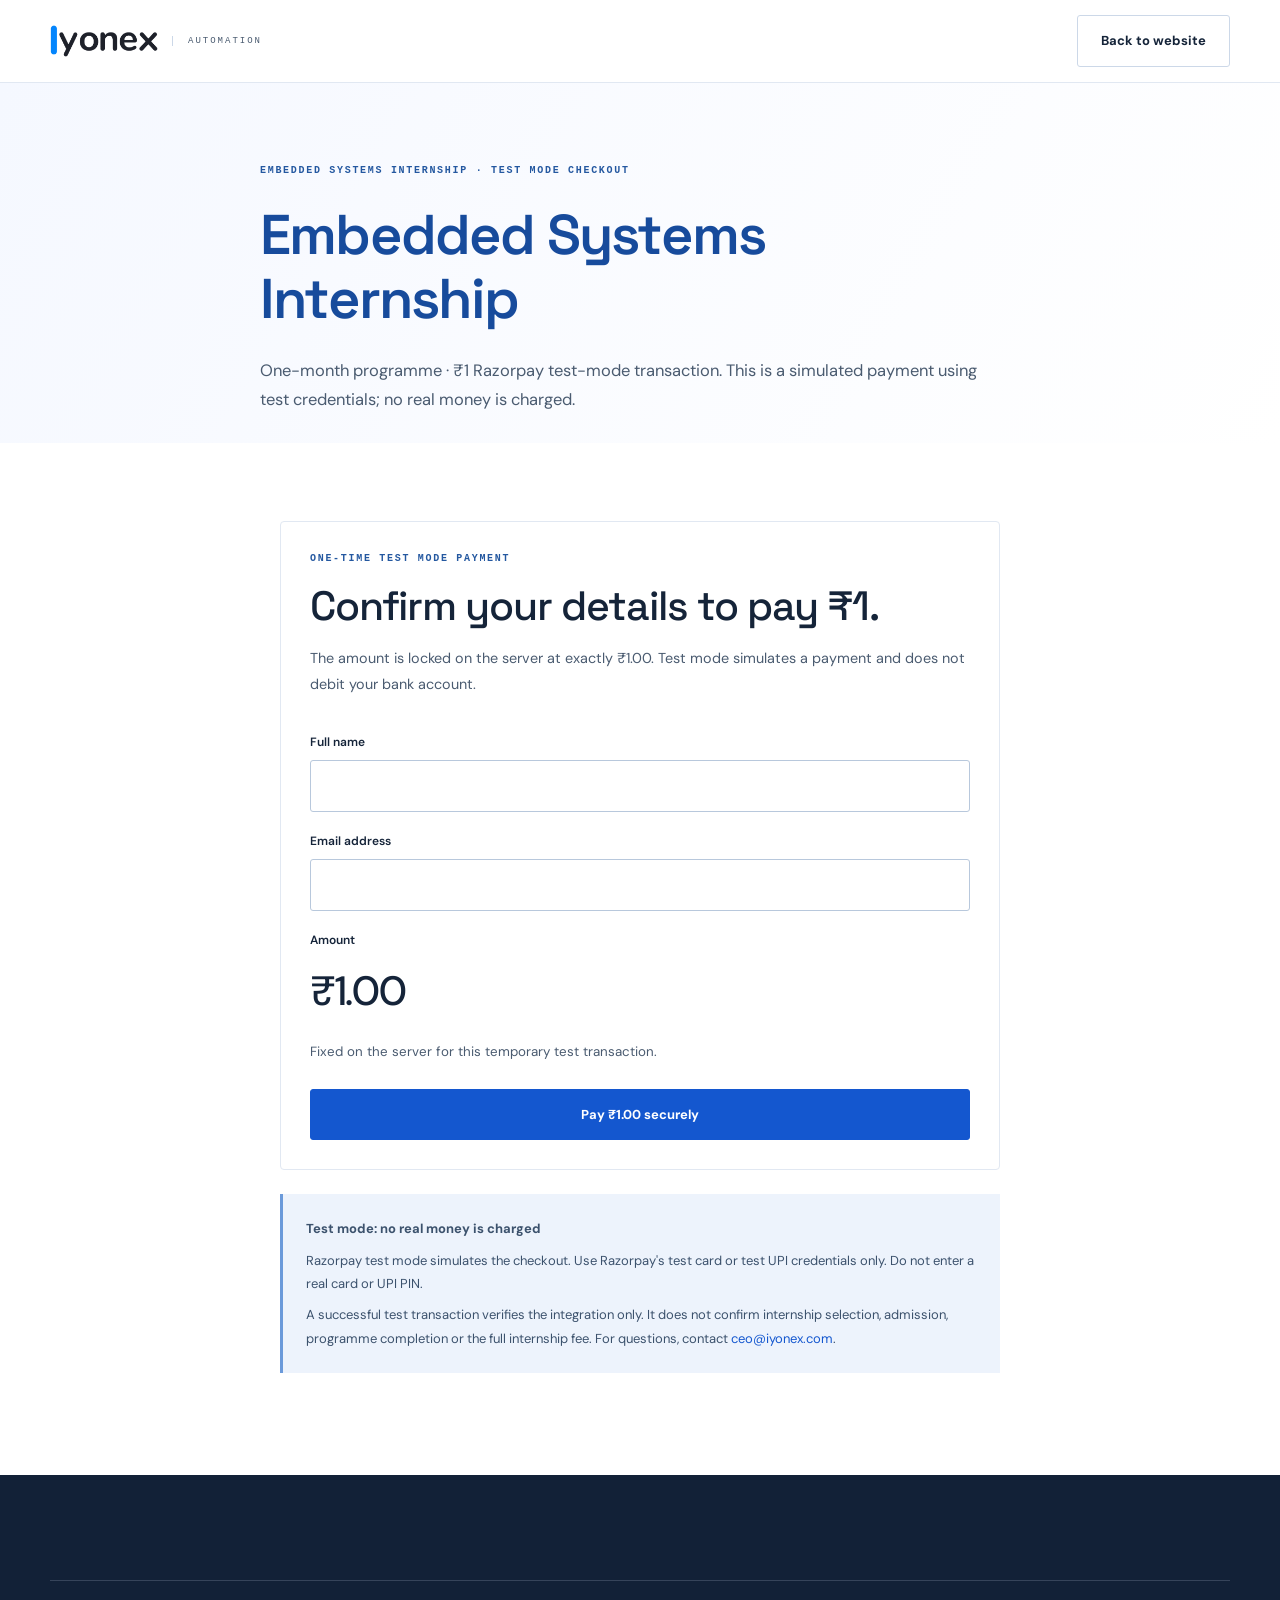
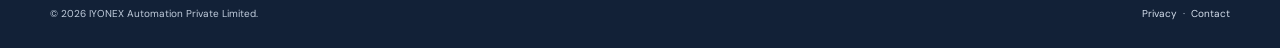
<file: payment.html>
<!doctype html>
<html lang="en">
<head>
  <meta charset="UTF-8">
  <meta name="viewport" content="width=device-width, initial-scale=1">
  <title>Embedded Systems Internship Test Checkout | IYONEX Automation</title>
  <meta name="description" content="One-rupee Razorpay test-mode gateway verification for the IYONEX one-month Embedded Systems Internship.">
  <link rel="canonical" href="https://www.iyonex.com/payment.html">
  <link rel="icon" type="image/png" href="assets/favicon-32.png">
  <link rel="stylesheet" href="css/style.css">
  <script src="https://checkout.razorpay.com/v1/checkout.js" defer></script>
  <script src="js/razorpay-checkout.js" defer></script>
</head>
<body>
  <a href="#main" class="skip-link">Skip to content</a>
  <header class="nav">
    <div class="nav-inner">
      <a href="index.html" class="logo" aria-label="IYONEX Automation home">
        <img src="assets/logo.png" alt="IYONEX" class="logo-img">
        <span class="logo-sub">AUTOMATION</span>
      </a>
      <div class="nav-actions">
        <a href="index.html" class="btn btn-ghost">Back to website</a>
      </div>
    </div>
  </header>

  <main id="main">
    <section class="hero" style="padding-bottom:28px;">
      <div class="aurora"></div>
      <div class="blueprint-bg"></div>
      <div class="wrap" style="position:relative;z-index:1;max-width:760px;">
        <div class="eyebrow reveal">EMBEDDED SYSTEMS INTERNSHIP · TEST MODE CHECKOUT</div>
        <h1 class="h1 grad-text reveal" style="font-size:clamp(2.2rem,4.4vw,3.5rem);">Embedded Systems Internship</h1>
        <p class="hero-sub reveal">One-month programme · ₹1 Razorpay test-mode transaction. This is a simulated payment using test credentials; no real money is charged.</p>
      </div>
    </section>

    <section class="section">
      <div class="wrap" style="max-width:720px;">
        <div class="tile tile--glass">
          <div class="section-head">
            <div class="eyebrow">ONE-TIME TEST MODE PAYMENT</div>
            <h2 class="h2">Confirm your details to pay ₹1.</h2>
            <p class="lede" style="margin-top:12px;">The amount is locked on the server at exactly ₹1.00. Test mode simulates a payment and does not debit your bank account.</p>
          </div>

          <form id="payment-form">
            <div class="form-grid">
              <div class="field full">
                <label for="payer-name">Full name</label>
                <input id="payer-name" name="name" type="text" maxlength="80" autocomplete="name" required>
              </div>
              <div class="field full">
                <label for="payer-email">Email address</label>
                <input id="payer-email" name="email" type="email" maxlength="120" autocomplete="email" required>
              </div>
              <div class="field full">
                <label>Amount</label>
                <div class="h2" style="margin:0;">₹1.00</div>
                <small style="color:var(--text-dim);display:block;margin-top:8px;">Fixed on the server for this temporary test transaction.</small>
              </div>
            </div>
            <button id="pay-button" type="submit" class="btn btn-primary" style="margin-top:26px;width:100%;justify-content:center;">
              <span id="pay-button-label">Pay ₹1.00 securely</span>
            </button>
            <p id="payment-status" class="form-status" role="status" aria-live="polite" style="display:none;margin-top:16px;"></p>
          </form>
        </div>

        <div class="note-box" style="margin-top:24px;">
          <strong>Test mode: no real money is charged</strong>
          <p style="margin-top:8px;">Razorpay test mode simulates the checkout. Use Razorpay's test card or test UPI credentials only. Do not enter a real card or UPI PIN.</p>
          <p style="margin-top:8px;">A successful test transaction verifies the integration only. It does not confirm internship selection, admission, programme completion or the full internship fee. For questions, contact <a href="mailto:ceo@iyonex.com">ceo@iyonex.com</a>.</p>
        </div>
      </div>
    </section>
  </main>

  <footer class="footer">
    <div class="wrap">
      <div class="footer-bottom">
        <span>&copy; 2026 IYONEX Automation Private Limited.</span>
        <span><a href="privacy.html">Privacy</a> &nbsp;·&nbsp; <a href="contact.html">Contact</a></span>
      </div>
    </div>
  </footer>
</body>
</html>
</file>
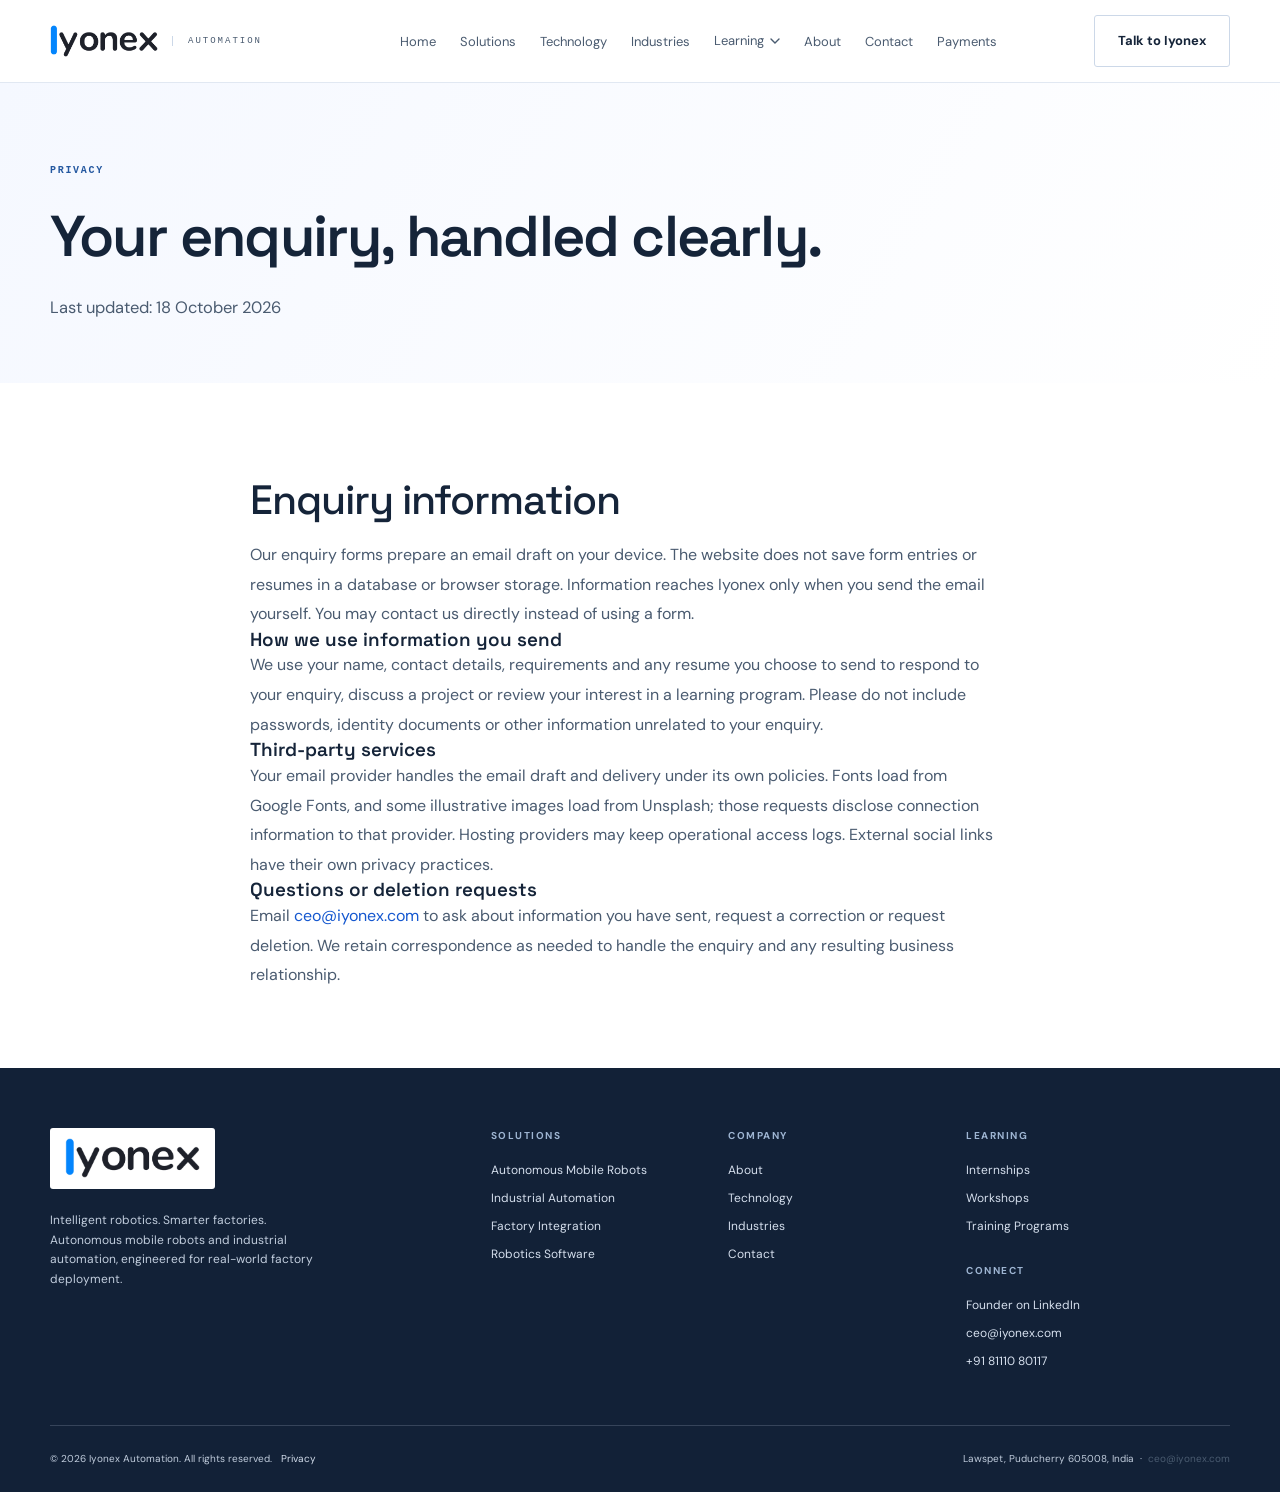
<file: privacy.html>
<!doctype html>
<html lang="en">
<head>
<meta charset="UTF-8">
<meta name="viewport" content="width=device-width, initial-scale=1.0">
<title>Privacy | Iyonex Automation</title>
<meta name="description" content="How Iyonex Automation handles enquiry information and email-based internship and workshop requests.">
<link rel="canonical" href="https://www.iyonex.com/privacy.html" />
<meta property="og:type" content="website">
<meta property="og:url" content="https://www.iyonex.com/privacy.html">
<meta property="og:title" content="Privacy | Iyonex Automation">
<meta property="og:description" content="How Iyonex Automation handles enquiry information and email-based internship and workshop requests.">
<meta property="og:image" content="https://www.iyonex.com/assets/og-image.png">
<meta property="og:image:alt" content="Iyonex Automation — robotics and industrial automation">
<meta name="twitter:card" content="summary_large_image">
<link rel="icon" type="image/png" href="assets/favicon-32.png">
<link rel="stylesheet" href="css/style.css">
<script type="application/ld+json">
{
  "@context": "https://schema.org",
  "@type": "Organization",
  "name": "Iyonex Automation",
  "url": "https://www.iyonex.com/",
  "logo": "https://www.iyonex.com/assets/logo.png",
  "email": "ceo@iyonex.com",
  "telephone": "+91 81110 80117",
  "address": {
    "@type": "PostalAddress",
    "streetAddress": "Lawspet",
    "addressLocality": "Puducherry",
    "postalCode": "605008",
    "addressCountry": "IN"
  },
  "areaServed": "India"
}
</script>

</head>
<body>

  <a href="#main" class="skip-link">Skip to content</a>
  <nav class="nav">
    <div class="nav-inner">
      <a href="index.html" class="logo" aria-label="Iyonex Automation — home">
        <img src="assets/logo.png" alt="Iyonex" class="logo-img">
        <span class="logo-sub">AUTOMATION</span>
      </a>

      <ul class="nav-links">
        <li class=""><a href="index.html">Home</a></li>
        <li class=""><a href="solutions.html">Solutions</a></li>
        <li class=""><a href="technology.html">Technology</a></li>
        <li class=""><a href="industries.html">Industries</a></li>
        <li class="">
          <a href="learning.html" style="display:flex;align-items:center;gap:6px;">Learning
            <svg class="nav-caret" viewBox="0 0 10 6" fill="none"><path d="M1 1l4 4 4-4" stroke="currentColor" stroke-width="1.4" stroke-linecap="round"/></svg>
          </a>
          <div class="mega">
            <div class="mega-panel">
            <div class="mega-grid">
              <a href="internships.html">
                <div class="mega-title">Internships</div>
                <div class="mega-desc">Hands-on engineering exposure for students.</div>
              </a>
              <a href="workshops.html">
                <div class="mega-title">Workshops</div>
                <div class="mega-desc">Technical sessions on robotics &amp; automation.</div>
              </a>
              <a href="learning.html">
                <div class="mega-title">Training Programs</div>
                <div class="mega-desc">Structured, project-based learning tracks.</div>
              </a>
            </div>
            </div>
          </div>
        </li>
        <li class=""><a href="about.html">About</a></li>
        <li class=""><a href="contact.html">Contact</a></li>
        <li><a href="payment.html">Payments</a></li>
      </ul>

      <div class="nav-actions">
        <a href="contact.html" class="btn btn-ghost">Talk to Iyonex</a>
        <button class="hamburger" aria-label="Open menu" aria-expanded="false">
          <span></span><span></span><span></span>
        </button>
      </div>
    </div>
  </nav>

  <div class="mobile-menu">
    <a href="index.html">Home</a>
    <a href="solutions.html">Solutions</a>
    <a href="technology.html">Technology</a>
    <a href="industries.html">Industries</a>
    <button class="m-toggle" data-target="m-learning">Learning
      <svg class="nav-caret" viewBox="0 0 10 6" fill="none"><path d="M1 1l4 4 4-4" stroke="currentColor" stroke-width="1.4" stroke-linecap="round"/></svg>
    </button>
    <div class="mobile-sub" id="m-learning">
      <a href="internships.html">Internships</a>
      <a href="workshops.html">Workshops</a>
      <a href="learning.html">Training Programs</a>
    </div>
    <a href="about.html">About</a>
    <a href="contact.html">Contact</a>
    <a href="payment.html">Make a Payment</a>
    <a href="contact.html" class="btn btn-primary">Talk to Iyonex</a>
  </div>

<main id="main">

<section class="hero"><div class="wrap"><div class="eyebrow">PRIVACY</div><h1 class="h1">Your enquiry, handled clearly.</h1><p class="lede">Last updated: 18 October 2026</p></div></section>
<section class="section"><div class="wrap" style="max-width:780px;">
<h2 class="h2">Enquiry information</h2><p class="body-copy">Our enquiry forms prepare an email draft on your device. The website does not save form entries or resumes in a database or browser storage. Information reaches Iyonex only when you send the email yourself. You may contact us directly instead of using a form.</p>
<h3>How we use information you send</h3><p class="body-copy">We use your name, contact details, requirements and any resume you choose to send to respond to your enquiry, discuss a project or review your interest in a learning program. Please do not include passwords, identity documents or other information unrelated to your enquiry.</p>
<h3>Third-party services</h3><p class="body-copy">Your email provider handles the email draft and delivery under its own policies. Fonts load from Google Fonts, and some illustrative images load from Unsplash; those requests disclose connection information to that provider. Hosting providers may keep operational access logs. External social links have their own privacy practices.</p>
<h3>Questions or deletion requests</h3><p class="body-copy">Email <a href="mailto:ceo@iyonex.com">ceo@iyonex.com</a> to ask about information you have sent, request a correction or request deletion. We retain correspondence as needed to handle the enquiry and any resulting business relationship.</p>
</div></section>

</main>

  <footer class="footer">
    <div class="wrap">
      <div class="footer-top">
        <div class="footer-brand">
          <a href="index.html" class="logo" aria-label="Iyonex Automation — home">
            <img src="assets/logo.png" alt="Iyonex" class="logo-img logo-img--lg">
          </a>
          <p>Intelligent robotics. Smarter factories.<br>Autonomous mobile robots and industrial automation, engineered for real-world factory deployment.</p>
        </div>
        <div>
          <h4>Solutions</h4>
          <ul>
            <li><a href="amr.html">Autonomous Mobile Robots</a></li>
            <li><a href="solutions.html#automation">Industrial Automation</a></li>
            <li><a href="solutions.html#integration">Factory Integration</a></li>
            <li><a href="solutions.html#software">Robotics Software</a></li>
          </ul>
        </div>
        <div>
          <h4>Company</h4>
          <ul>
            <li><a href="about.html">About</a></li>
            <li><a href="technology.html">Technology</a></li>
            <li><a href="industries.html">Industries</a></li>
            <li><a href="contact.html">Contact</a></li>
          </ul>
        </div>
        <div>
          <h4>Learning</h4>
          <ul>
            <li><a href="internships.html">Internships</a></li>
            <li><a href="workshops.html">Workshops</a></li>
            <li><a href="learning.html">Training Programs</a></li>
          </ul>
          <h4 style="margin-top:26px;">Connect</h4>
          <ul>
            <li><a href="https://www.linkedin.com/in/iyonstan-p-ba5a06251/" target="_blank" rel="noopener">Founder on LinkedIn</a></li>
            <li><a href="mailto:ceo@iyonex.com">ceo@iyonex.com</a></li>
            <li><a href="tel:+918111080117">+91 81110 80117</a></li>
          </ul>
        </div>
      </div>
      <div class="footer-bottom">
        <span>&copy; 2026 Iyonex Automation. All rights reserved. &nbsp; <a href="privacy.html">Privacy</a></span>
        <span>Lawspet, Puducherry 605008, India &nbsp;&middot;&nbsp; <a href="mailto:ceo@iyonex.com" style="color:var(--text-dim)">ceo@iyonex.com</a></span>
      </div>
    </div>
  </footer>

<script src="js/main.js"></script>
</body>
</html>
</file>
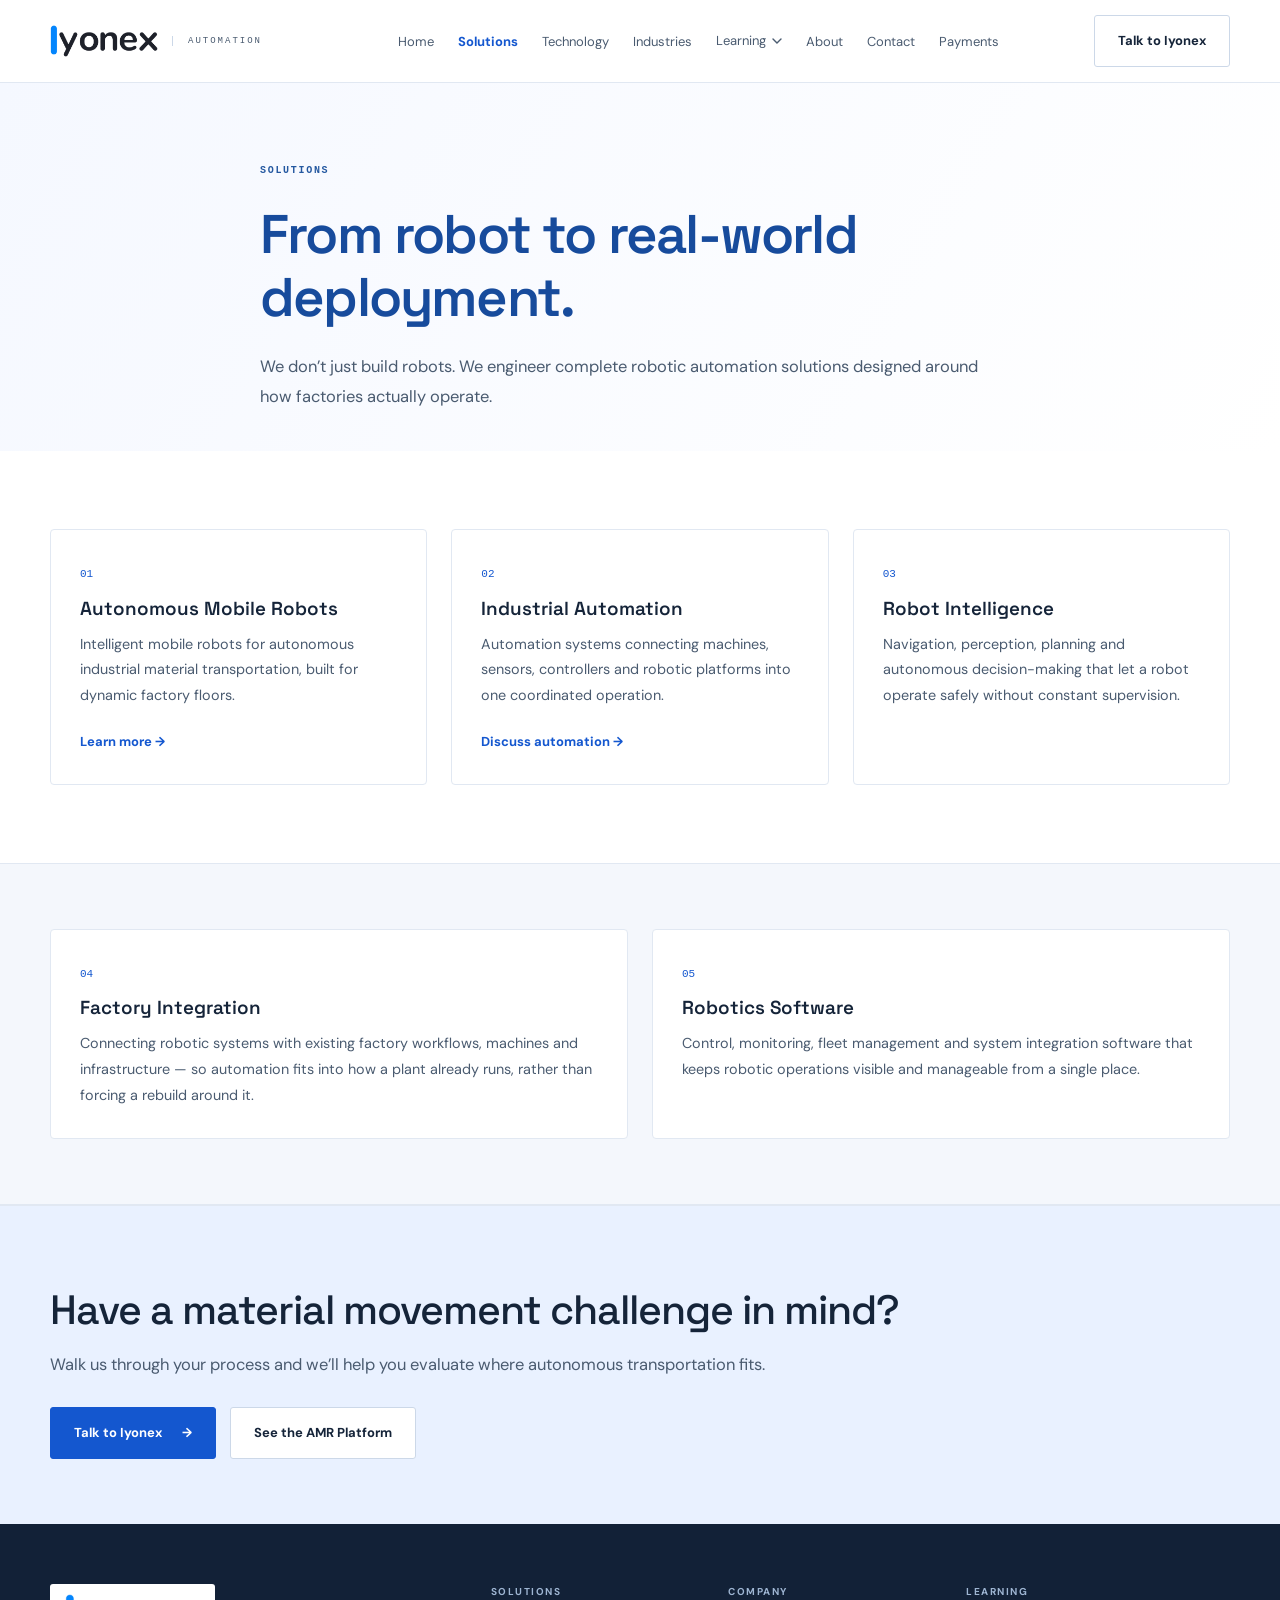
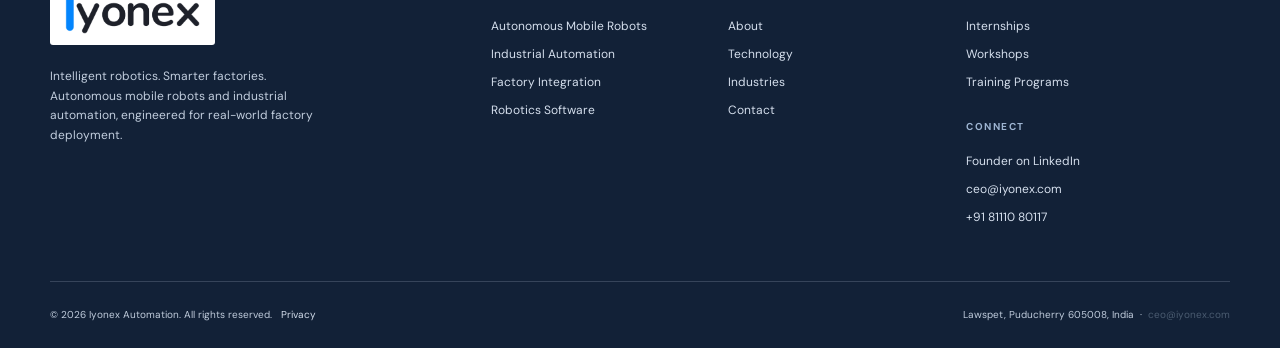
<file: solutions.html>
<!doctype html>
<html lang="en">
<head>
<meta charset="UTF-8">
<meta name="viewport" content="width=device-width, initial-scale=1.0">
<title>Solutions | Iyonex Automation</title>
<meta name="description" content="Autonomous mobile robots, industrial automation, factory integration and robotics software from Iyonex Automation.">
<link rel="canonical" href="https://www.iyonex.com/solutions.html" />
<meta property="og:type" content="website">
<meta property="og:url" content="https://www.iyonex.com/solutions.html">
<meta property="og:title" content="Solutions | Iyonex Automation">
<meta property="og:description" content="Autonomous mobile robots, industrial automation, factory integration and robotics software from Iyonex Automation.">
<meta property="og:image" content="https://www.iyonex.com/assets/og-image.png">
<meta property="og:image:alt" content="Iyonex Automation — robotics and industrial automation">
<meta name="twitter:card" content="summary_large_image">
<link rel="icon" type="image/png" href="assets/favicon-32.png">
<link rel="stylesheet" href="css/style.css">
<script type="application/ld+json">
{
  "@context": "https://schema.org",
  "@type": "Organization",
  "name": "Iyonex Automation",
  "url": "https://www.iyonex.com/",
  "logo": "https://www.iyonex.com/assets/logo.png",
  "email": "ceo@iyonex.com",
  "telephone": "+91 81110 80117",
  "address": {
    "@type": "PostalAddress",
    "streetAddress": "Lawspet",
    "addressLocality": "Puducherry",
    "postalCode": "605008",
    "addressCountry": "IN"
  },
  "areaServed": "India"
}
</script>

</head>
<body>

  <a href="#main" class="skip-link">Skip to content</a>
  <nav class="nav">
    <div class="nav-inner">
      <a href="index.html" class="logo" aria-label="Iyonex Automation — home">
        <img src="assets/logo.png" alt="Iyonex" class="logo-img">
        <span class="logo-sub">AUTOMATION</span>
      </a>

      <ul class="nav-links">
        <li class=""><a href="index.html">Home</a></li>
        <li class=" active"><a href="solutions.html">Solutions</a></li>
        <li class=""><a href="technology.html">Technology</a></li>
        <li class=""><a href="industries.html">Industries</a></li>
        <li class="">
          <a href="learning.html" style="display:flex;align-items:center;gap:6px;">Learning
            <svg class="nav-caret" viewBox="0 0 10 6" fill="none"><path d="M1 1l4 4 4-4" stroke="currentColor" stroke-width="1.4" stroke-linecap="round"/></svg>
          </a>
          <div class="mega">
            <div class="mega-panel">
            <div class="mega-grid">
              <a href="internships.html">
                <div class="mega-title">Internships</div>
                <div class="mega-desc">Hands-on engineering exposure for students.</div>
              </a>
              <a href="workshops.html">
                <div class="mega-title">Workshops</div>
                <div class="mega-desc">Technical sessions on robotics &amp; automation.</div>
              </a>
              <a href="learning.html">
                <div class="mega-title">Training Programs</div>
                <div class="mega-desc">Structured, project-based learning tracks.</div>
              </a>
            </div>
            </div>
          </div>
        </li>
        <li class=""><a href="about.html">About</a></li>
        <li class=""><a href="contact.html">Contact</a></li>
        <li><a href="payment.html">Payments</a></li>
      </ul>

      <div class="nav-actions">
        <a href="contact.html" class="btn btn-ghost">Talk to Iyonex</a>
        <button class="hamburger" aria-label="Open menu" aria-expanded="false">
          <span></span><span></span><span></span>
        </button>
      </div>
    </div>
  </nav>

  <div class="mobile-menu">
    <a href="index.html">Home</a>
    <a href="solutions.html">Solutions</a>
    <a href="technology.html">Technology</a>
    <a href="industries.html">Industries</a>
    <button class="m-toggle" data-target="m-learning">Learning
      <svg class="nav-caret" viewBox="0 0 10 6" fill="none"><path d="M1 1l4 4 4-4" stroke="currentColor" stroke-width="1.4" stroke-linecap="round"/></svg>
    </button>
    <div class="mobile-sub" id="m-learning">
      <a href="internships.html">Internships</a>
      <a href="workshops.html">Workshops</a>
      <a href="learning.html">Training Programs</a>
    </div>
    <a href="about.html">About</a>
    <a href="contact.html">Contact</a>
    <a href="payment.html">Make a Payment</a>
    <a href="contact.html" class="btn btn-primary">Talk to Iyonex</a>
  </div>

<main id="main">

  <section class="hero" style="padding-bottom:40px;">
    <div class="aurora"></div>
    <div class="blueprint-bg"></div>
    <div class="wrap" style="position:relative;z-index:1;max-width:760px;">
      <div class="eyebrow reveal">SOLUTIONS</div>
      <h1 class="h1 grad-text reveal" style="font-size:clamp(2.2rem,4.4vw,3.4rem);">From robot to real-world deployment.</h1>
      <p class="hero-sub reveal">We don&rsquo;t just build robots. We engineer complete robotic automation solutions designed around how factories actually operate.</p>
    </div>
  </section>

  <section class="section" id="automation"><span id="amr"></span>
    <div class="wrap">
      <div class="grid-3">
      <div class="tile reveal">
        
        
        <span class="tile-index">01</span>
        <h3>Autonomous Mobile Robots</h3>
        <p>Intelligent mobile robots for autonomous industrial material transportation, built for dynamic factory floors.</p>
        <a class="tile-link" href="amr.html">Learn more <span aria-hidden="true">&rarr;</span></a>
      </div>
      <div class="tile reveal">
        
        
        <span class="tile-index">02</span>
        <h3>Industrial Automation</h3>
        <p>Automation systems connecting machines, sensors, controllers and robotic platforms into one coordinated operation.</p>
        <a class="tile-link" href="contact.html">Discuss automation <span aria-hidden="true">&rarr;</span></a>
      </div>
      <div class="tile reveal">
        
        
        <span class="tile-index">03</span>
        <h3>Robot Intelligence</h3>
        <p>Navigation, perception, planning and autonomous decision-making that let a robot operate safely without constant supervision.</p>
        
      </div></div>
    </div>
  </section>

  <section class="section section--tight" id="integration" style="background:var(--bg-raised);border-top:1px solid var(--line-soft);border-bottom:1px solid var(--line-soft);">
    <div class="wrap" id="software">
      <div class="grid-2">
      <div class="tile reveal">
        
        
        <span class="tile-index">04</span>
        <h3>Factory Integration</h3>
        <p>Connecting robotic systems with existing factory workflows, machines and infrastructure &mdash; so automation fits into how a plant already runs, rather than forcing a rebuild around it.</p>
        
      </div>
      <div class="tile reveal">
        
        
        <span class="tile-index">05</span>
        <h3>Robotics Software</h3>
        <p>Control, monitoring, fleet management and system integration software that keeps robotic operations visible and manageable from a single place.</p>
        
      </div></div>
    </div>

  </section>

  
  <section class="cta-band">
    <div class="blueprint-bg"></div>
    <div class="wrap" style="position:relative;z-index:1;">
      <h2 class="h2 reveal">Have a material movement challenge in mind?</h2>
      <p class="lede reveal">Walk us through your process and we&rsquo;ll help you evaluate where autonomous transportation fits.</p>
      <div class="btn-row reveal">
        <a href="contact.html" class="btn btn-primary">Talk to Iyonex <span class="arrow" aria-hidden="true">&rarr;</span></a>
        <a href="amr.html" class="btn btn-ghost">See the AMR Platform</a>
      </div>
    </div>
  </section>

</main>

  <footer class="footer">
    <div class="wrap">
      <div class="footer-top">
        <div class="footer-brand">
          <a href="index.html" class="logo" aria-label="Iyonex Automation — home">
            <img src="assets/logo.png" alt="Iyonex" class="logo-img logo-img--lg">
          </a>
          <p>Intelligent robotics. Smarter factories.<br>Autonomous mobile robots and industrial automation, engineered for real-world factory deployment.</p>
        </div>
        <div>
          <h4>Solutions</h4>
          <ul>
            <li><a href="amr.html">Autonomous Mobile Robots</a></li>
            <li><a href="solutions.html#automation">Industrial Automation</a></li>
            <li><a href="solutions.html#integration">Factory Integration</a></li>
            <li><a href="solutions.html#software">Robotics Software</a></li>
          </ul>
        </div>
        <div>
          <h4>Company</h4>
          <ul>
            <li><a href="about.html">About</a></li>
            <li><a href="technology.html">Technology</a></li>
            <li><a href="industries.html">Industries</a></li>
            <li><a href="contact.html">Contact</a></li>
          </ul>
        </div>
        <div>
          <h4>Learning</h4>
          <ul>
            <li><a href="internships.html">Internships</a></li>
            <li><a href="workshops.html">Workshops</a></li>
            <li><a href="learning.html">Training Programs</a></li>
          </ul>
          <h4 style="margin-top:26px;">Connect</h4>
          <ul>
            <li><a href="https://www.linkedin.com/in/iyonstan-p-ba5a06251/" target="_blank" rel="noopener">Founder on LinkedIn</a></li>
            <li><a href="mailto:ceo@iyonex.com">ceo@iyonex.com</a></li>
            <li><a href="tel:+918111080117">+91 81110 80117</a></li>
          </ul>
        </div>
      </div>
      <div class="footer-bottom">
        <span>&copy; 2026 Iyonex Automation. All rights reserved. &nbsp; <a href="privacy.html">Privacy</a></span>
        <span>Lawspet, Puducherry 605008, India &nbsp;&middot;&nbsp; <a href="mailto:ceo@iyonex.com" style="color:var(--text-dim)">ceo@iyonex.com</a></span>
      </div>
    </div>
  </footer>

<script src="js/main.js"></script>
</body>
</html>
</file>
<file: css/style.css>
@import url('https://fonts.googleapis.com/css2?family=DM+Sans:wght@400;500;600;700&family=Space+Grotesk:wght@400;500;600;700&display=swap');
:root{--bg:#fff;--bg-raised:#f4f7fc;--surface-2:#eaf1ff;--text:#152439;--text-dim:#4a5b70;--text-faint:#63748a;--blue:#1457cf;--line:#ccd8e8;--line-soft:#e1e8f2;--font-mono:ui-monospace,SFMono-Regular,Consolas,monospace}*{box-sizing:border-box}html{scroll-behavior:smooth;scroll-padding-top:100px}body{margin:0;font:16px/1.65 'DM Sans',system-ui,sans-serif;color:var(--text);background:var(--bg)}h1,h2,h3,h4,p,ul{margin:0}h1,h2,h3{font-family:'Space Grotesk',system-ui,sans-serif;line-height:1.15}h3{font-size:1.18rem;font-weight:600}p+p{margin-top:16px}a{color:var(--blue);text-decoration:none}a:hover{text-decoration:underline;text-underline-offset:5px}a,button,input,select,textarea{outline-offset:5px}a:focus-visible,button:focus-visible,input:focus-visible,select:focus-visible,textarea:focus-visible{outline:3px solid #1565e8}img{max-width:100%;display:block}button,input,select,textarea{font:inherit}button,a{touch-action:manipulation}button{cursor:pointer}.wrap{width:min(1180px,calc(100% - 64px));margin:auto}.skip-link{position:fixed;top:-100px;left:15px;padding:12px;background:#fff;z-index:100}.skip-link:focus{top:10px}.nav{position:sticky;top:0;background:#fffffff5;backdrop-filter:blur(12px);z-index:30;border-bottom:1px solid var(--line-soft)}.nav-inner{max-width:1240px;min-height:82px;padding:12px 30px;margin:auto;display:flex;align-items:center;justify-content:space-between;gap:25px}.logo{display:flex;align-items:center;gap:14px;flex-shrink:0}.logo-img{width:108px;height:35px;object-fit:contain}.logo-img--lg{width:135px;height:45px}.logo-sub{font:9px var(--font-mono);letter-spacing:2px;border-left:1px solid var(--line);padding-left:15px;color:var(--text-dim)}.nav-links{display:flex;align-items:center;gap:24px;list-style:none}.nav-links>li>a{font-size:13px;color:var(--text-dim)}.nav-links .active>a{color:var(--blue);font-weight:700}.nav-caret{width:10px;height:6px}.nav-links>li{position:relative}.mega{display:none;position:absolute;top:100%;left:-100px;width:540px;padding-top:24px}.nav-links>li:hover .mega,.nav-links>li:focus-within .mega{display:block}.mega-panel{padding:20px;background:#fff;border:1px solid var(--line);box-shadow:0 20px 40px #14344a1a}.mega-grid{display:grid;grid-template-columns:repeat(3,1fr);gap:15px}.mega-grid a{padding:10px}.mega-title{font-size:13px;font-weight:700}.mega-desc{font-size:11px;color:var(--text-dim);margin-top:8px}.nav-actions{display:flex;gap:15px;align-items:center}.btn{display:inline-flex;align-items:center;justify-content:center;gap:20px;padding:14px 23px;border:1px solid var(--line);font-size:13px;font-weight:700;min-height:48px;border-radius:3px;background:#fff;color:var(--text);text-align:center}.btn:hover{text-decoration:none;background:#edf3ff}.btn-primary{background:var(--blue);color:#fff;border-color:var(--blue)}.btn-primary:hover{background:#1046a9;color:#fff}.btn-ghost{background:#fff}.btn-row{display:flex;flex-wrap:wrap;gap:14px;margin-top:28px}.hamburger{display:none;width:44px;height:44px;border:1px solid var(--line);background:#fff;padding:11px}.hamburger span{display:block;height:2px;background:var(--text);margin:5px 0}.mobile-menu{display:none}.mobile-menu.open{display:flex}.hero{padding:80px 0 60px;position:relative;background:linear-gradient(120deg,#f5f8ff,#fff);overflow:hidden}.hero-inner{display:grid;grid-template-columns:1.06fr 1fr;align-items:center;gap:55px}.hero--photo{background-image:none!important;background:linear-gradient(120deg,#eef4ff,#fff)!important}.h1{font-size:clamp(2.5rem,4.5vw,4.2rem);font-weight:600;letter-spacing:-1.8px;margin:24px 0}.grad-text{color:#174b9c}.hero-sub,.lede{font-size:1.03rem;color:var(--text-dim);max-width:720px;line-height:1.8}.hero-sub{margin-top:20px}.hero-tag,.eyebrow{font:600 10px/1.6 var(--font-mono);letter-spacing:1.7px;color:#2458a0;text-transform:uppercase}.dot{width:6px;height:6px;background:#16846a;border-radius:50%;display:inline-block;margin-right:9px}.hero-3d{position:relative;padding:48px 15px 40px;aspect-ratio:1.12;background:#f8fbff;border:1px solid #cadcf5;box-shadow:0 20px 60px #1d4e8612}.hero-3d svg{display:block;width:100%;height:100%}.hero-readout{position:absolute;font:9px var(--font-mono);letter-spacing:.6px;color:#345578;z-index:2;max-width:85%}.r1{top:18px;left:20px}.r2{bottom:18px;right:20px}.sv-line,.sv-dim{stroke:#8ca8c9}.sv-text{fill:#526a86}.sv-blue{stroke:var(--blue)}.sv-blue-fill{fill:var(--blue)}.section{padding:78px 0}.section--tight{padding:65px 0}.section-head{margin-bottom:35px}.center{text-align:center}.h2{font-size:clamp(1.9rem,3.2vw,2.8rem);letter-spacing:-1px;font-weight:500;margin:16px 0}.body-copy{color:var(--text-dim);line-height:1.85;max-width:750px}.grid-2,.grid-3,.grid-4{display:grid;gap:24px}.grid-2{grid-template-columns:repeat(2,minmax(0,1fr))}.grid-3{grid-template-columns:repeat(3,minmax(0,1fr))}.grid-4{grid-template-columns:repeat(4,minmax(0,1fr))}.tile{position:relative;padding:29px;background:#fff;border:1px solid var(--line-soft);border-radius:4px;min-width:0}.tile h3{margin:12px 0}.tile p{font-size:.9rem;line-height:1.8;color:var(--text-dim)}.tile-index{font:11px var(--font-mono);color:var(--blue)}.tile-link{display:inline-block;font-size:13px;font-weight:700;margin-top:22px}.tag-soon,.badge,.chip{display:inline-block;padding:5px 10px;font-size:11px;border:1px solid var(--line);border-radius:4px;background:#f6f9fe;color:#304f78}.tag-soon{color:#665320;background:#fff9e8;border-color:#e3d8b2}.badge-row,.stack-items{display:flex;flex-wrap:wrap;gap:9px}.tile-photo{margin:-29px -29px 22px;overflow:hidden;aspect-ratio:1.65}.tile-photo img{width:100%;height:100%;object-fit:cover}.img-frame{border:1px solid var(--line);overflow:hidden;aspect-ratio:1.3}.img-frame img{width:100%;height:100%;object-fit:cover}.process{display:grid;grid-template-columns:repeat(3,1fr);gap:30px}.process-num{font:18px var(--font-mono);color:var(--blue);margin-bottom:15px}.process-step{padding-top:22px;border-top:1px solid var(--line)}.process-step p{font-size:13px;color:var(--text-dim);margin-top:12px}.process-line{display:none}.vision{text-align:center;padding:80px 0;background:#eff5ff}.vision h2{font-size:clamp(2rem,4vw,3.1rem);margin:20px 0}.vision p{max-width:780px;margin:18px auto;color:var(--text-dim)}.cta-band{padding:65px 0;background:#e9f1ff;border-top:1px solid var(--line-soft)}.stack-row{display:grid;grid-template-columns:1fr 2fr;gap:25px;padding:24px;border-bottom:1px solid var(--line)}.stack-name{font-weight:700}.stack-name span{display:block;font:9px var(--font-mono);letter-spacing:1px;color:var(--text-faint);margin-top:8px}.note-box{padding:23px;background:#edf3fc;border-left:3px solid #6b9ada;color:#3c526d;font-size:13px;line-height:1.8;margin-bottom:24px}.note-box h3{margin-bottom:14px}.placeholder-note{font-size:12px;color:var(--text-faint)}.form-grid{display:grid;grid-template-columns:1fr 1fr;gap:20px}.field{display:flex;flex-direction:column;gap:7px;min-width:0}.field label{font-size:12px;font-weight:600}.field input,.field select,.field textarea{width:100%;border:1px solid #b8c8dc;border-radius:3px;padding:12px;background:#fff;color:var(--text);min-height:46px}.field textarea{min-height:135px;resize:vertical}.field.full{grid-column:1/-1}.form-status{line-height:1.7}.email-preview{margin-top:24px;padding:22px;border:1px solid var(--line);background:#f5f8ff}.email-preview textarea{width:100%;height:200px;margin:15px 0;resize:vertical;font:13px/1.7 var(--font-mono);padding:14px;border:1px solid var(--line)}.email-preview h3{font-size:18px}.email-preview p{font-size:13px;color:var(--text-dim)}.footer{padding:60px 0 25px;background:#122137;color:#fff}.footer-top{display:grid;grid-template-columns:2fr 1fr 1fr 1.3fr;gap:35px}.footer .logo{width:max-content;background:#fff;padding:8px 15px;border-radius:3px}.footer-brand p{max-width:300px;margin-top:22px;color:#c1cddd;font-size:12px}.footer h4{font-size:10px;letter-spacing:1.5px;text-transform:uppercase;margin-bottom:17px;color:#9eb5d2}.footer ul{list-style:none;padding:0}.footer li{margin:8px 0;font-size:12px}.footer a{color:#d5dfed}.footer-bottom{display:flex;justify-content:space-between;gap:22px;margin-top:45px;padding-top:25px;border-top:1px solid #36445a;color:#c1cddd;font-size:10px;flex-wrap:wrap}.notfound{padding:100px 25px;text-align:center}.notfound-code{font:80px var(--font-mono);color:var(--blue)}.reveal{opacity:1;transform:none}[hidden]{display:none!important}section[id],div[id]{scroll-margin-top:100px}
@media(max-width:1080px){.nav-links,.nav-actions>.btn{display:none}.hamburger{display:block}.nav-inner{min-height:72px}.mobile-menu{position:fixed;top:72px;right:0;left:0;z-index:29;padding:20px 30px;background:#fff;border-bottom:1px solid var(--line);box-shadow:0 15px 30px #112d481a;max-height:calc(100dvh - 72px);overflow:auto;flex-direction:column;gap:12px}.mobile-menu>a,.m-toggle{padding:9px 0;color:var(--text);font-size:14px}.m-toggle{display:flex;align-items:center;justify-content:space-between;border:0;background:#fff;text-align:left}.mobile-sub{display:none;padding-left:20px}.mobile-sub.open{display:flex;flex-direction:column;gap:12px}.mobile-sub a{font-size:13px;padding:8px 0}.hero-inner{gap:30px}.grid-4{grid-template-columns:repeat(2,minmax(0,1fr))}.footer-top{grid-template-columns:2fr 1fr 1fr}.footer-top>div:last-child{grid-column:1/-1}.footer-top>div:last-child ul{display:flex;flex-wrap:wrap;gap:20px}}
@media(max-width:700px){.wrap{width:calc(100% - 40px)}.nav-inner{padding:12px 20px}.logo-img{width:95px}.logo-sub{font-size:8px;letter-spacing:1px;padding-left:10px}.hero{padding:45px 0 40px}.hero-inner{grid-template-columns:1fr;gap:35px}.h1{letter-spacing:-1px;font-size:2.35rem!important}.hero-3d{max-width:500px;width:100%;margin:auto}.section,.section--tight{padding:50px 0}.h2{font-size:1.9rem}.grid-2,.grid-3,.grid-4{grid-template-columns:1fr}.process{grid-template-columns:1fr 1fr;gap:25px}.tile{padding:24px}.tile-photo{margin:-24px -24px 20px}.hero .btn-row .btn{flex:1;white-space:nowrap}.stack-row{grid-template-columns:1fr;padding:20px 0}.form-grid{grid-template-columns:1fr}.field.full{grid-column:auto}.footer-top{grid-template-columns:1fr 1fr;gap:28px}.footer-brand{grid-column:1/-1}.footer-top>div:last-child ul{display:block}.footer-bottom{flex-direction:column}.hero-sub,.lede{font-size:1rem}.vision{padding:55px 0}}
@media(prefers-reduced-motion:reduce){html{scroll-behavior:auto}*,*:before,*:after{animation:none!important;transition:none!important}}
</file>
